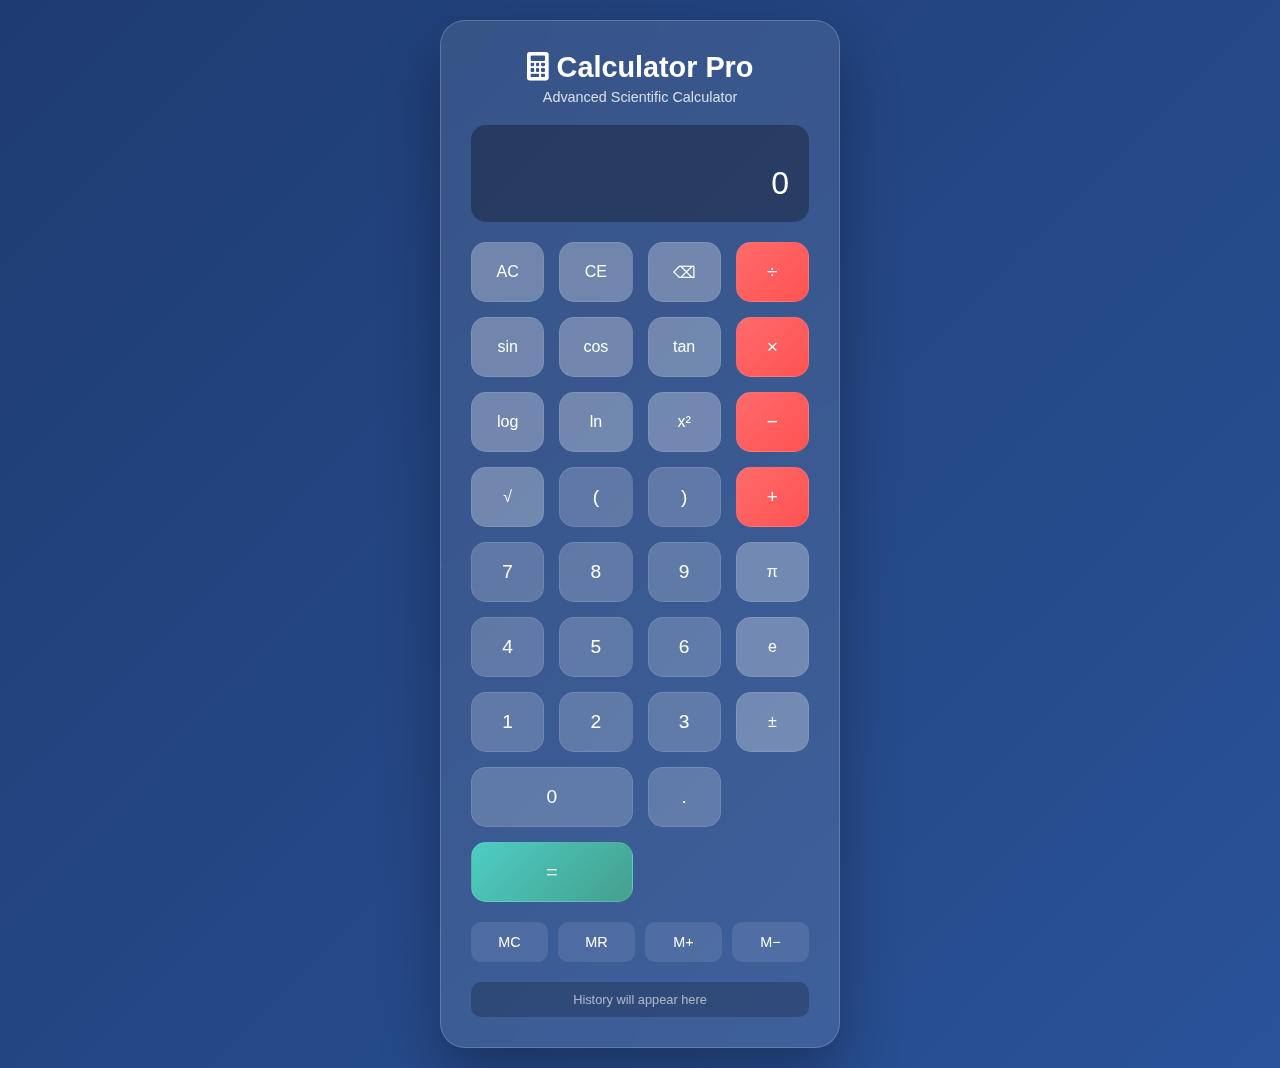
<file: todolist/calculator.html>
<!DOCTYPE html>
<html lang="id">
  <head>
    <meta charset="UTF-8" />
    <meta name="viewport" content="width=device-width, initial-scale=1.0" />
    <title>:: Calculator || Portfolio ::</title>
    <style>
      * {
        margin: 0;
        padding: 0;
        box-sizing: border-box;
      }

      body {
        font-family: "Segoe UI", Tahoma, Geneva, Verdana, sans-serif;
        background: linear-gradient(135deg, #1e3c72 0%, #2a5298 100%);
        min-height: 100vh;
        display: flex;
        justify-content: center;
        align-items: center;
        padding: 20px;
      }

      .calculator {
        background: rgba(255, 255, 255, 0.1);
        backdrop-filter: blur(20px);
        border-radius: 25px;
        padding: 30px;
        box-shadow: 0 30px 60px rgba(0, 0, 0, 0.3);
        border: 1px solid rgba(255, 255, 255, 0.2);
        width: 100%;
        max-width: 400px;
      }

      .header {
        text-align: center;
        margin-bottom: 20px;
      }

      .header h1 {
        color: white;
        font-size: 1.8rem;
        margin-bottom: 5px;
      }

      .header p {
        color: rgba(255, 255, 255, 0.8);
        font-size: 0.9rem;
      }

      .display {
        background: rgba(0, 0, 0, 0.3);
        border-radius: 15px;
        padding: 20px;
        margin-bottom: 20px;
        min-height: 80px;
        display: flex;
        flex-direction: column;
        justify-content: center;
      }

      .display-history {
        color: rgba(255, 255, 255, 0.6);
        font-size: 0.9rem;
        min-height: 20px;
        text-align: right;
      }

      .display-current {
        color: white;
        font-size: 2rem;
        font-weight: 300;
        text-align: right;
        word-wrap: break-word;
      }

      .buttons {
        display: grid;
        grid-template-columns: repeat(4, 1fr);
        gap: 15px;
      }

      .btn {
        height: 60px;
        border: none;
        border-radius: 15px;
        font-size: 1.2rem;
        font-weight: 500;
        cursor: pointer;
        transition: all 0.3s ease;
        backdrop-filter: blur(10px);
        border: 1px solid rgba(255, 255, 255, 0.1);
      }

      .btn:hover {
        transform: translateY(-2px);
        box-shadow: 0 10px 20px rgba(0, 0, 0, 0.2);
      }

      .btn:active {
        transform: translateY(0);
      }

      .btn-number {
        background: rgba(255, 255, 255, 0.1);
        color: white;
      }

      .btn-operator {
        background: linear-gradient(135deg, #ff6b6b, #ff5252);
        color: white;
      }

      .btn-function {
        background: rgba(255, 255, 255, 0.2);
        color: white;
        font-size: 1rem;
      }

      .btn-equals {
        background: linear-gradient(135deg, #4ecdc4, #44a08d);
        color: white;
        grid-column: span 2;
      }

      .btn-zero {
        grid-column: span 2;
      }

      .btn-clear {
        background: linear-gradient(135deg, #ffa726, #ff9800);
        color: white;
      }

      .memory-section {
        margin-top: 20px;
        display: flex;
        gap: 10px;
      }

      .memory-btn {
        flex: 1;
        height: 40px;
        background: rgba(255, 255, 255, 0.1);
        color: white;
        border: none;
        border-radius: 10px;
        font-size: 0.9rem;
        cursor: pointer;
        transition: all 0.3s ease;
      }

      .memory-btn:hover {
        background: rgba(255, 255, 255, 0.2);
      }

      .history-panel {
        margin-top: 20px;
        max-height: 150px;
        overflow-y: auto;
        background: rgba(0, 0, 0, 0.2);
        border-radius: 10px;
        padding: 10px;
      }

      .history-item {
        color: rgba(255, 255, 255, 0.8);
        font-size: 0.9rem;
        padding: 5px 0;
        border-bottom: 1px solid rgba(255, 255, 255, 0.1);
      }

      .history-item:last-child {
        border-bottom: none;
      }

      .mode-toggle {
        position: absolute;
        top: 20px;
        right: 20px;
        background: rgba(255, 255, 255, 0.1);
        color: white;
        border: none;
        border-radius: 10px;
        padding: 10px;
        cursor: pointer;
        transition: all 0.3s ease;
      }

      .mode-toggle:hover {
        background: rgba(255, 255, 255, 0.2);
      }
    </style>
    <link href="https://cdnjs.cloudflare.com/ajax/libs/font-awesome/6.0.0/css/all.min.css" rel="stylesheet" />
  </head>
  <body>
    <div class="calculator">
      <div class="header">
        <h1><i class="fas fa-calculator"></i> Calculator Pro</h1>
        <p>Advanced Scientific Calculator</p>
      </div>

      <div class="display">
        <div class="display-history" id="history"></div>
        <div class="display-current" id="display">0</div>
      </div>

      <div class="buttons">
        <button class="btn btn-function" onclick="clearAll()">AC</button>
        <button class="btn btn-function" onclick="clearEntry()">CE</button>
        <button class="btn btn-function" onclick="deleteLast()">⌫</button>
        <button class="btn btn-operator" onclick="appendOperator('/')">÷</button>

        <button class="btn btn-function" onclick="appendFunction('sin(')">sin</button>
        <button class="btn btn-function" onclick="appendFunction('cos(')">cos</button>
        <button class="btn btn-function" onclick="appendFunction('tan(')">tan</button>
        <button class="btn btn-operator" onclick="appendOperator('*')">×</button>

        <button class="btn btn-function" onclick="appendFunction('log(')">log</button>
        <button class="btn btn-function" onclick="appendFunction('ln(')">ln</button>
        <button class="btn btn-function" onclick="appendOperator('^')">x²</button>
        <button class="btn btn-operator" onclick="appendOperator('-')">−</button>

        <button class="btn btn-function" onclick="appendFunction('sqrt(')">√</button>
        <button class="btn btn-number" onclick="appendNumber('(')">(</button>
        <button class="btn btn-number" onclick="appendNumber(')')">)</button>
        <button class="btn btn-operator" onclick="appendOperator('+')">+</button>

        <button class="btn btn-number" onclick="appendNumber('7')">7</button>
        <button class="btn btn-number" onclick="appendNumber('8')">8</button>
        <button class="btn btn-number" onclick="appendNumber('9')">9</button>
        <button class="btn btn-function" onclick="appendNumber('π')">π</button>

        <button class="btn btn-number" onclick="appendNumber('4')">4</button>
        <button class="btn btn-number" onclick="appendNumber('5')">5</button>
        <button class="btn btn-number" onclick="appendNumber('6')">6</button>
        <button class="btn btn-function" onclick="appendNumber('e')">e</button>

        <button class="btn btn-number" onclick="appendNumber('1')">1</button>
        <button class="btn btn-number" onclick="appendNumber('2')">2</button>
        <button class="btn btn-number" onclick="appendNumber('3')">3</button>
        <button class="btn btn-function" onclick="toggleSign()">±</button>

        <button class="btn btn-number btn-zero" onclick="appendNumber('0')">0</button>
        <button class="btn btn-number" onclick="appendNumber('.')">.</button>
        <button class="btn btn-equals" onclick="calculate()">=</button>
      </div>

      <div class="memory-section">
        <button class="memory-btn" onclick="memoryClear()">MC</button>
        <button class="memory-btn" onclick="memoryRecall()">MR</button>
        <button class="memory-btn" onclick="memoryAdd()">M+</button>
        <button class="memory-btn" onclick="memorySubtract()">M−</button>
      </div>

      <div class="history-panel" id="historyPanel">
        <div style="color: rgba(255, 255, 255, 0.6); text-align: center; font-size: 0.8rem">History will appear here</div>
      </div>
    </div>

    <script>
      let currentInput = "0";
      let operator = "";
      let previousInput = "";
      let memory = 0;
      let history = [];

      const display = document.getElementById("display");
      const historyDisplay = document.getElementById("history");
      const historyPanel = document.getElementById("historyPanel");

      function updateDisplay() {
        display.textContent = currentInput;
        if (previousInput && operator) {
          historyDisplay.textContent = `${previousInput} ${operator}`;
        } else {
          historyDisplay.textContent = "";
        }
      }

      function appendNumber(num) {
        if (num === "π") {
          currentInput = Math.PI.toString();
        } else if (num === "e") {
          currentInput = Math.E.toString();
        } else if (currentInput === "0" && num !== ".") {
          currentInput = num;
        } else {
          currentInput += num;
        }
        updateDisplay();
      }

      function appendOperator(op) {
        if (previousInput && operator && currentInput !== "") {
          calculate();
        }

        operator = op;
        previousInput = currentInput;
        currentInput = "";
        updateDisplay();
      }

      function appendFunction(func) {
        if (currentInput === "0") {
          currentInput = func;
        } else {
          currentInput += func;
        }
        updateDisplay();
      }

      function calculate() {
        if (!operator || !previousInput || currentInput === "") return;

        const expression = `${previousInput} ${operator} ${currentInput}`;

        try {
          let result;
          const prev = parseFloat(previousInput);
          const curr = parseFloat(currentInput);

          switch (operator) {
            case "+":
              result = prev + curr;
              break;
            case "-":
              result = prev - curr;
              break;
            case "*":
              result = prev * curr;
              break;
            case "/":
              result = prev / curr;
              break;
            case "^":
              result = Math.pow(prev, curr);
              break;
            default:
              return;
          }

          // Handle scientific functions
          const fullExpression = previousInput + operator + currentInput;
          result = evaluateScientific(fullExpression);

          addToHistory(`${expression} = ${result}`);

          currentInput = result.toString();
          operator = "";
          previousInput = "";
        } catch (error) {
          currentInput = "Error";
        }

        updateDisplay();
      }

      function evaluateScientific(expression) {
        // Replace common functions
        expression = expression.replace(/sin\(/g, "Math.sin(");
        expression = expression.replace(/cos\(/g, "Math.cos(");
        expression = expression.replace(/tan\(/g, "Math.tan(");
        expression = expression.replace(/log\(/g, "Math.log10(");
        expression = expression.replace(/ln\(/g, "Math.log(");
        expression = expression.replace(/sqrt\(/g, "Math.sqrt(");
        expression = expression.replace(/π/g, "Math.PI");
        expression = expression.replace(/e/g, "Math.E");
        expression = expression.replace(/\^/g, "**");

        try {
          return eval(expression);
        } catch (error) {
          throw new Error("Invalid expression");
        }
      }

      function clearAll() {
        currentInput = "0";
        operator = "";
        previousInput = "";
        updateDisplay();
      }

      function clearEntry() {
        currentInput = "0";
        updateDisplay();
      }

      function deleteLast() {
        if (currentInput.length > 1) {
          currentInput = currentInput.slice(0, -1);
        } else {
          currentInput = "0";
        }
        updateDisplay();
      }

      function toggleSign() {
        if (currentInput !== "0") {
          currentInput = currentInput.startsWith("-") ? currentInput.substring(1) : "-" + currentInput;
        }
        updateDisplay();
      }

      function memoryClear() {
        memory = 0;
      }

      function memoryRecall() {
        currentInput = memory.toString();
        updateDisplay();
      }

      function memoryAdd() {
        memory += parseFloat(currentInput) || 0;
      }

      function memorySubtract() {
        memory -= parseFloat(currentInput) || 0;
      }

      function addToHistory(calculation) {
        history.unshift(calculation);
        if (history.length > 10) {
          history = history.slice(0, 10);
        }
        updateHistoryPanel();
      }

      function updateHistoryPanel() {
        if (history.length === 0) {
          historyPanel.innerHTML = '<div style="color: rgba(255,255,255,0.6); text-align: center; font-size: 0.8rem;">History will appear here</div>';
          return;
        }

        historyPanel.innerHTML = history.map((item) => `<div class="history-item">${item}</div>`).join("");
      }

      // Keyboard support
      document.addEventListener("keydown", (e) => {
        if (e.key >= "0" && e.key <= "9") {
          appendNumber(e.key);
        } else if (e.key === ".") {
          appendNumber(".");
        } else if (e.key === "+") {
          appendOperator("+");
        } else if (e.key === "-") {
          appendOperator("-");
        } else if (e.key === "*") {
          appendOperator("*");
        } else if (e.key === "/") {
          e.preventDefault();
          appendOperator("/");
        } else if (e.key === "Enter" || e.key === "=") {
          calculate();
        } else if (e.key === "Escape") {
          clearAll();
        } else if (e.key === "Backspace") {
          deleteLast();
        }
      });

      updateDisplay();
    </script>
  </body>
</html>
</file>
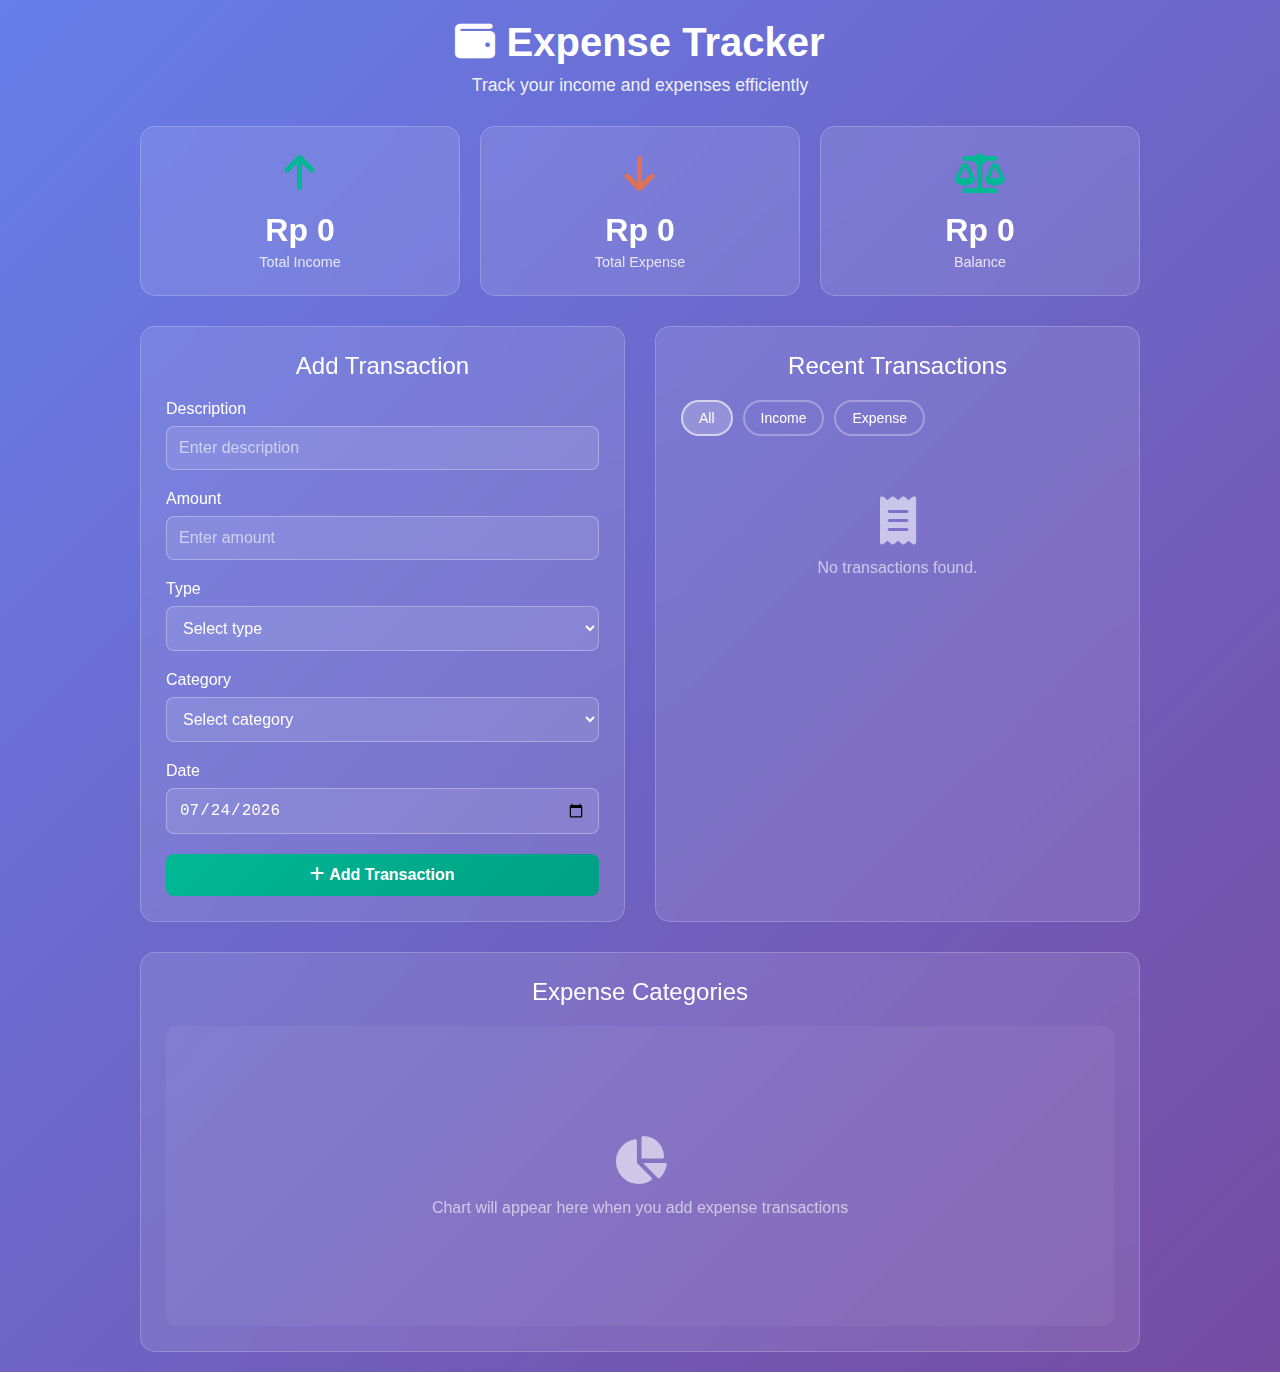
<file: todolist/expense.html>
<!DOCTYPE html>
<html lang="id">
  <head>
    <meta charset="UTF-8" />
    <meta name="viewport" content="width=device-width, initial-scale=1.0" />
    <title>:: Expense Tracker || Portfolio ::</title>
    <style>
      * {
        margin: 0;
        padding: 0;
        box-sizing: border-box;
      }

      body {
        font-family: "Segoe UI", Tahoma, Geneva, Verdana, sans-serif;
        background: linear-gradient(135deg, #667eea 0%, #764ba2 100%);
        min-height: 100vh;
        padding: 20px;
      }

      .container {
        max-width: 1000px;
        margin: 0 auto;
      }

      .header {
        text-align: center;
        margin-bottom: 30px;
        color: white;
      }

      .header h1 {
        font-size: 2.5rem;
        margin-bottom: 10px;
      }

      .header p {
        font-size: 1.1rem;
        opacity: 0.9;
      }

      .dashboard {
        display: grid;
        grid-template-columns: repeat(auto-fit, minmax(200px, 1fr));
        gap: 20px;
        margin-bottom: 30px;
      }

      .card {
        background: rgba(255, 255, 255, 0.1);
        backdrop-filter: blur(20px);
        border-radius: 15px;
        padding: 25px;
        text-align: center;
        color: white;
        border: 1px solid rgba(255, 255, 255, 0.2);
        transition: transform 0.3s ease;
      }

      .card:hover {
        transform: translateY(-5px);
      }

      .card-icon {
        font-size: 2.5rem;
        margin-bottom: 15px;
      }

      .card-value {
        font-size: 2rem;
        font-weight: bold;
        margin-bottom: 5px;
      }

      .card-label {
        font-size: 0.9rem;
        opacity: 0.8;
      }

      .income-card .card-icon {
        color: #00b894;
      }
      .expense-card .card-icon {
        color: #e17055;
      }
      .balance-card .card-icon {
        color: #fdcb6e;
      }

      .main-content {
        display: grid;
        grid-template-columns: 1fr 1fr;
        gap: 30px;
      }

      .form-section {
        background: rgba(255, 255, 255, 0.1);
        backdrop-filter: blur(20px);
        border-radius: 15px;
        padding: 25px;
        color: white;
        border: 1px solid rgba(255, 255, 255, 0.2);
      }

      .form-title {
        font-size: 1.5rem;
        margin-bottom: 20px;
        text-align: center;
      }

      .form-group {
        margin-bottom: 20px;
      }

      .form-label {
        display: block;
        margin-bottom: 8px;
        font-weight: 500;
      }

      .form-input {
        width: 100%;
        padding: 12px;
        border: 1px solid rgba(255, 255, 255, 0.3);
        border-radius: 8px;
        background: rgba(255, 255, 255, 0.1);
        color: white;
        font-size: 16px;
        outline: none;
        transition: border-color 0.3s;
      }

      .form-input:focus {
        border-color: rgba(255, 255, 255, 0.6);
      }

      .form-input::placeholder {
        color: rgba(255, 255, 255, 0.6);
      }

      .form-select {
        width: 100%;
        padding: 12px;
        border: 1px solid rgba(255, 255, 255, 0.3);
        border-radius: 8px;
        background: rgba(255, 255, 255, 0.1);
        color: white;
        font-size: 16px;
        outline: none;
      }

      .form-select option {
        background: #333;
        color: white;
      }

      .btn {
        width: 100%;
        padding: 12px;
        border: none;
        border-radius: 8px;
        font-size: 16px;
        font-weight: bold;
        cursor: pointer;
        transition: all 0.3s ease;
      }

      .btn-primary {
        background: linear-gradient(135deg, #00b894, #00a085);
        color: white;
      }

      .btn-primary:hover {
        transform: translateY(-2px);
        box-shadow: 0 10px 20px rgba(0, 184, 148, 0.3);
      }

      .transactions-section {
        background: rgba(255, 255, 255, 0.1);
        backdrop-filter: blur(20px);
        border-radius: 15px;
        padding: 25px;
        color: white;
        border: 1px solid rgba(255, 255, 255, 0.2);
      }

      .section-title {
        font-size: 1.5rem;
        margin-bottom: 20px;
        text-align: center;
      }

      .transaction-filters {
        display: flex;
        gap: 10px;
        margin-bottom: 20px;
      }

      .filter-btn {
        padding: 8px 16px;
        border: 2px solid rgba(255, 255, 255, 0.3);
        background: transparent;
        color: white;
        border-radius: 20px;
        cursor: pointer;
        transition: all 0.3s;
        font-size: 14px;
      }

      .filter-btn.active {
        background: rgba(255, 255, 255, 0.2);
        border-color: rgba(255, 255, 255, 0.6);
      }

      .transactions-list {
        max-height: 400px;
        overflow-y: auto;
      }

      .transaction-item {
        display: flex;
        justify-content: space-between;
        align-items: center;
        padding: 15px;
        background: rgba(255, 255, 255, 0.1);
        border-radius: 10px;
        margin-bottom: 10px;
        animation: slideIn 0.3s ease-out;
      }

      @keyframes slideIn {
        from {
          opacity: 0;
          transform: translateX(-20px);
        }
        to {
          opacity: 1;
          transform: translateX(0);
        }
      }

      .transaction-info {
        flex: 1;
      }

      .transaction-title {
        font-weight: bold;
        margin-bottom: 5px;
      }

      .transaction-category {
        font-size: 0.9rem;
        opacity: 0.8;
      }

      .transaction-date {
        font-size: 0.8rem;
        opacity: 0.6;
      }

      .transaction-amount {
        font-weight: bold;
        font-size: 1.1rem;
      }

      .transaction-amount.income {
        color: #00b894;
      }

      .transaction-amount.expense {
        color: #e17055;
      }

      .delete-btn {
        background: #e17055;
        color: white;
        border: none;
        border-radius: 5px;
        padding: 5px 8px;
        cursor: pointer;
        margin-left: 10px;
        transition: background 0.3s;
      }

      .delete-btn:hover {
        background: #d63031;
      }

      .chart-section {
        grid-column: span 2;
        background: rgba(255, 255, 255, 0.1);
        backdrop-filter: blur(20px);
        border-radius: 15px;
        padding: 25px;
        color: white;
        border: 1px solid rgba(255, 255, 255, 0.2);
        margin-top: 30px;
      }

      .chart-container {
        height: 300px;
        display: flex;
        justify-content: center;
        align-items: center;
        background: rgba(255, 255, 255, 0.05);
        border-radius: 10px;
        margin-top: 20px;
      }

      .empty-state {
        text-align: center;
        padding: 40px;
        opacity: 0.6;
      }

      .empty-state i {
        font-size: 3rem;
        margin-bottom: 15px;
      }

      @media (max-width: 768px) {
        .main-content {
          grid-template-columns: 1fr;
        }

        .chart-section {
          grid-column: span 1;
        }

        .transaction-filters {
          flex-wrap: wrap;
        }

        .dashboard {
          grid-template-columns: 1fr;
        }
      }
    </style>
    <link href="https://cdnjs.cloudflare.com/ajax/libs/font-awesome/6.0.0/css/all.min.css" rel="stylesheet" />
  </head>
  <body>
    <div class="container">
      <div class="header">
        <h1><i class="fas fa-wallet"></i> Expense Tracker</h1>
        <p>Track your income and expenses efficiently</p>
      </div>

      <div class="dashboard">
        <div class="card income-card">
          <div class="card-icon">
            <i class="fas fa-arrow-up"></i>
          </div>
          <div class="card-value" id="totalIncome">Rp 0</div>
          <div class="card-label">Total Income</div>
        </div>

        <div class="card expense-card">
          <div class="card-icon">
            <i class="fas fa-arrow-down"></i>
          </div>
          <div class="card-value" id="totalExpense">Rp 0</div>
          <div class="card-label">Total Expense</div>
        </div>

        <div class="card balance-card">
          <div class="card-icon">
            <i class="fas fa-balance-scale"></i>
          </div>
          <div class="card-value" id="totalBalance">Rp 0</div>
          <div class="card-label">Balance</div>
        </div>
      </div>

      <div class="main-content">
        <div class="form-section">
          <div class="form-title">Add Transaction</div>
          <form id="transactionForm">
            <div class="form-group">
              <label class="form-label">Description</label>
              <input type="text" class="form-input" id="description" placeholder="Enter description" required />
            </div>

            <div class="form-group">
              <label class="form-label">Amount</label>
              <input type="number" class="form-input" id="amount" placeholder="Enter amount" required />
            </div>

            <div class="form-group">
              <label class="form-label">Type</label>
              <select class="form-select" id="type" required>
                <option value="">Select type</option>
                <option value="income">Income</option>
                <option value="expense">Expense</option>
              </select>
            </div>

            <div class="form-group">
              <label class="form-label">Category</label>
              <select class="form-select" id="category" required>
                <option value="">Select category</option>
                <option value="salary">Salary</option>
                <option value="freelance">Freelance</option>
                <option value="business">Business</option>
                <option value="investment">Investment</option>
                <option value="food">Food</option>
                <option value="transport">Transport</option>
                <option value="entertainment">Entertainment</option>
                <option value="utilities">Utilities</option>
                <option value="healthcare">Healthcare</option>
                <option value="education">Education</option>
                <option value="shopping">Shopping</option>
                <option value="other">Other</option>
              </select>
            </div>

            <div class="form-group">
              <label class="form-label">Date</label>
              <input type="date" class="form-input" id="date" required />
            </div>

            <button type="submit" class="btn btn-primary"><i class="fas fa-plus"></i> Add Transaction</button>
          </form>
        </div>

        <div class="transactions-section">
          <div class="section-title">Recent Transactions</div>

          <div class="transaction-filters">
            <button class="filter-btn active" data-filter="all">All</button>
            <button class="filter-btn" data-filter="income">Income</button>
            <button class="filter-btn" data-filter="expense">Expense</button>
          </div>

          <div class="transactions-list" id="transactionsList">
            <div class="empty-state">
              <i class="fas fa-receipt"></i>
              <p>No transactions yet. Add your first transaction!</p>
            </div>
          </div>
        </div>
      </div>

      <div class="chart-section">
        <div class="section-title">Expense Categories</div>
        <div class="chart-container" id="chartContainer">
          <div class="empty-state">
            <i class="fas fa-chart-pie"></i>
            <p>Chart will appear here when you add transactions</p>
          </div>
        </div>
      </div>
    </div>

    <script>
      class ExpenseTracker {
        constructor() {
          this.transactions = [];
          this.currentFilter = "all";
          this.initializeEventListeners();
          this.setDefaultDate();
          this.loadData();
          this.updateDisplay();
        }

        initializeEventListeners() {
          document.getElementById("transactionForm").addEventListener("submit", (e) => {
            e.preventDefault();
            this.addTransaction();
          });

          document.querySelectorAll(".filter-btn").forEach((btn) => {
            btn.addEventListener("click", (e) => {
              this.setFilter(e.target.dataset.filter);
            });
          });
        }

        setDefaultDate() {
          document.getElementById("date").value = new Date().toISOString().split("T")[0];
        }

        addTransaction() {
          const description = document.getElementById("description").value;
          const amount = parseFloat(document.getElementById("amount").value);
          const type = document.getElementById("type").value;
          const category = document.getElementById("category").value;
          const date = document.getElementById("date").value;

          if (!description || !amount || !type || !category || !date) {
            alert("Please fill all fields!");
            return;
          }

          const transaction = {
            id: Date.now(),
            description,
            amount,
            type,
            category,
            date: new Date(date),
          };

          this.transactions.unshift(transaction);
          this.saveData();
          this.updateDisplay();
          this.resetForm();
        }

        deleteTransaction(id) {
          if (confirm("Are you sure you want to delete this transaction?")) {
            this.transactions = this.transactions.filter((t) => t.id !== id);
            this.saveData();
            this.updateDisplay();
          }
        }

        setFilter(filter) {
          this.currentFilter = filter;
          document.querySelectorAll(".filter-btn").forEach((btn) => {
            btn.classList.remove("active");
          });
          document.querySelector(`[data-filter="${filter}"]`).classList.add("active");
          this.renderTransactions();
        }

        formatCurrency(amount) {
          return `Rp ${amount.toLocaleString("id-ID")}`;
        }

        formatDate(date) {
          return new Date(date).toLocaleDateString("id-ID");
        }

        calculateTotals() {
          const income = this.transactions.filter((t) => t.type === "income").reduce((sum, t) => sum + t.amount, 0);

          const expense = this.transactions.filter((t) => t.type === "expense").reduce((sum, t) => sum + t.amount, 0);

          return {
            income,
            expense,
            balance: income - expense,
          };
        }

        updateDashboard() {
          const totals = this.calculateTotals();

          document.getElementById("totalIncome").textContent = this.formatCurrency(totals.income);
          document.getElementById("totalExpense").textContent = this.formatCurrency(totals.expense);
          document.getElementById("totalBalance").textContent = this.formatCurrency(totals.balance);

          // Update balance card color based on positive/negative
          const balanceCard = document.querySelector(".balance-card .card-icon");
          if (totals.balance >= 0) {
            balanceCard.style.color = "#00b894";
          } else {
            balanceCard.style.color = "#e17055";
          }
        }

        renderTransactions() {
          const container = document.getElementById("transactionsList");
          let filteredTransactions = this.transactions;

          if (this.currentFilter !== "all") {
            filteredTransactions = this.transactions.filter((t) => t.type === this.currentFilter);
          }

          if (filteredTransactions.length === 0) {
            container.innerHTML = `
                        <div class="empty-state">
                            <i class="fas fa-receipt"></i>
                            <p>No ${this.currentFilter === "all" ? "" : this.currentFilter} transactions found.</p>
                        </div>
                    `;
            return;
          }

          container.innerHTML = filteredTransactions
            .map(
              (transaction) => `
                    <div class="transaction-item">
                        <div class="transaction-info">
                            <div class="transaction-title">${transaction.description}</div>
                            <div class="transaction-category">${transaction.category}</div>
                            <div class="transaction-date">${this.formatDate(transaction.date)}</div>
                        </div>
                        <div style="display: flex; align-items: center;">
                            <div class="transaction-amount ${transaction.type}">
                                ${transaction.type === "income" ? "+" : "-"}${this.formatCurrency(transaction.amount)}
                            </div>
                            <button class="delete-btn" onclick="tracker.deleteTransaction(${transaction.id})">
                                <i class="fas fa-trash"></i>
                            </button>
                        </div>
                    </div>
                `
            )
            .join("");
        }

        updateChart() {
          const expenseTransactions = this.transactions.filter((t) => t.type === "expense");

          if (expenseTransactions.length === 0) {
            document.getElementById("chartContainer").innerHTML = `
                        <div class="empty-state">
                            <i class="fas fa-chart-pie"></i>
                            <p>Chart will appear here when you add expense transactions</p>
                        </div>
                    `;
            return;
          }

          const categoryTotals = {};
          expenseTransactions.forEach((t) => {
            categoryTotals[t.category] = (categoryTotals[t.category] || 0) + t.amount;
          });

          const total = Object.values(categoryTotals).reduce((sum, amount) => sum + amount, 0);

          const chartHTML = Object.entries(categoryTotals)
            .sort(([, a], [, b]) => b - a)
            .map(([category, amount]) => {
              const percentage = ((amount / total) * 100).toFixed(1);
              return `
                            <div style="display: flex; justify-content: space-between; margin: 10px 0; padding: 10px; background: rgba(255,255,255,0.1); border-radius: 8px;">
                                <span style="text-transform: capitalize;">${category}</span>
                                <span>${this.formatCurrency(amount)} (${percentage}%)</span>
                            </div>
                        `;
            })
            .join("");

          document.getElementById("chartContainer").innerHTML = `
                    <div style="width: 100%; max-height: 250px; overflow-y: auto;">
                        ${chartHTML}
                    </div>
                `;
        }

        updateDisplay() {
          this.updateDashboard();
          this.renderTransactions();
          this.updateChart();
        }

        resetForm() {
          document.getElementById("transactionForm").reset();
          this.setDefaultDate();
        }

        saveData() {
          // In a real application, this would save to a database
          // For demo purposes, we'll use a simple variable
          console.log("Data saved:", this.transactions);
        }

        loadData() {
          // In a real application, this would load from a database
          // For demo purposes, we'll start with empty data
          this.transactions = [];
        }
      }

      // Initialize the expense tracker
      const tracker = new ExpenseTracker();
    </script>
  </body>
</html>
</file>
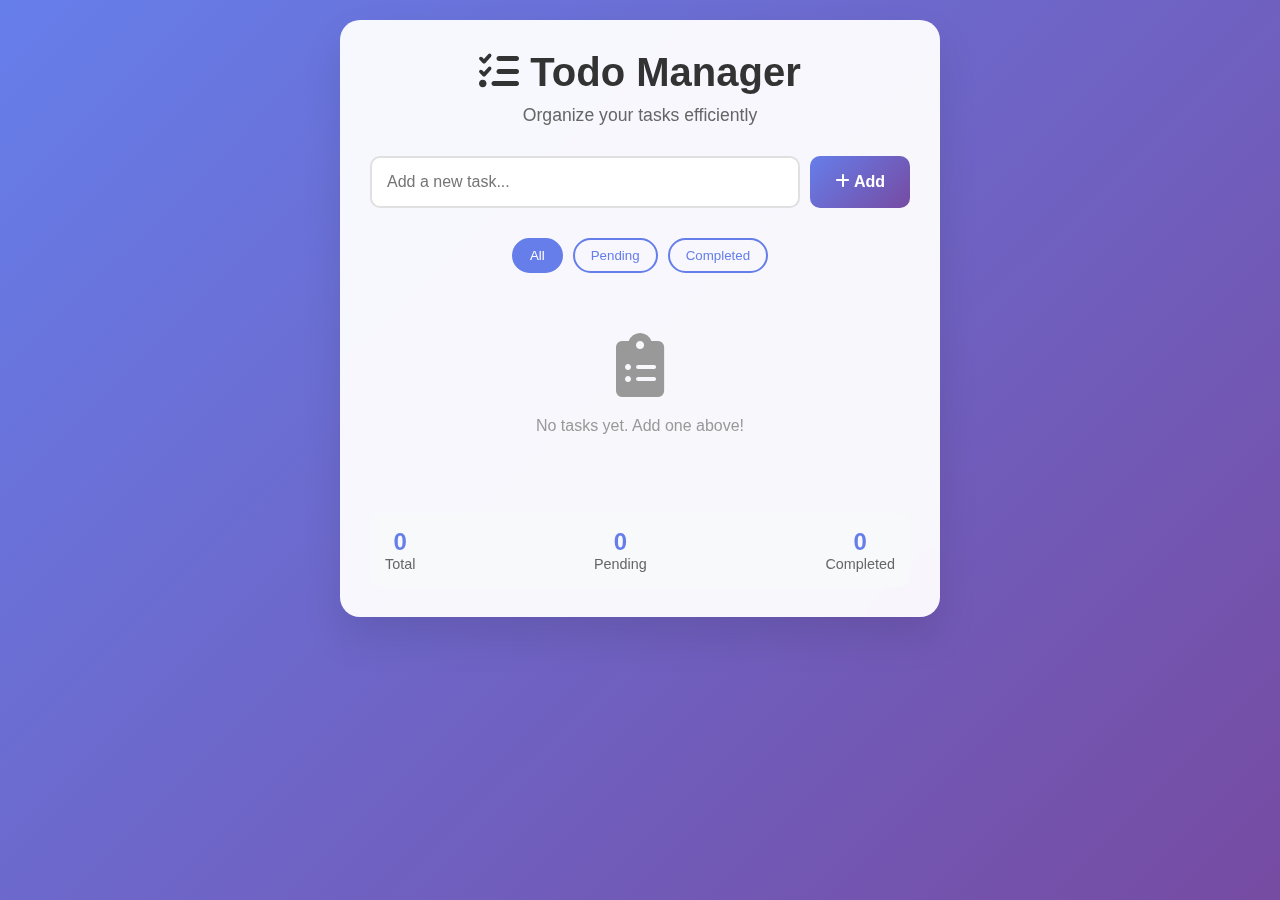
<file: todolist/manager.html>
<!DOCTYPE html>
<html lang="id">
  <head>
    <meta charset="UTF-8" />
    <meta name="viewport" content="width=device-width, initial-scale=1.0" />
    <title>:: Todo List Manager || Portfolio ::</title>
    <style>
      * {
        margin: 0;
        padding: 0;
        box-sizing: border-box;
      }

      body {
        font-family: "Segoe UI", Tahoma, Geneva, Verdana, sans-serif;
        background: linear-gradient(135deg, #667eea 0%, #764ba2 100%);
        min-height: 100vh;
        padding: 20px;
      }

      .container {
        max-width: 600px;
        margin: 0 auto;
        background: rgba(255, 255, 255, 0.95);
        border-radius: 20px;
        padding: 30px;
        box-shadow: 0 20px 40px rgba(0, 0, 0, 0.1);
        backdrop-filter: blur(10px);
      }

      .header {
        text-align: center;
        margin-bottom: 30px;
      }

      .header h1 {
        color: #333;
        font-size: 2.5rem;
        margin-bottom: 10px;
      }

      .header p {
        color: #666;
        font-size: 1.1rem;
      }

      .input-section {
        display: flex;
        gap: 10px;
        margin-bottom: 30px;
      }

      .task-input {
        flex: 1;
        padding: 15px;
        border: 2px solid #e0e0e0;
        border-radius: 10px;
        font-size: 16px;
        outline: none;
        transition: border-color 0.3s;
      }

      .task-input:focus {
        border-color: #667eea;
      }

      .add-btn {
        padding: 15px 25px;
        background: linear-gradient(135deg, #667eea, #764ba2);
        color: white;
        border: none;
        border-radius: 10px;
        cursor: pointer;
        font-size: 16px;
        font-weight: bold;
        transition: transform 0.3s;
      }

      .add-btn:hover {
        transform: translateY(-2px);
      }

      .filters {
        display: flex;
        justify-content: center;
        gap: 10px;
        margin-bottom: 20px;
      }

      .filter-btn {
        padding: 8px 16px;
        border: 2px solid #667eea;
        background: transparent;
        color: #667eea;
        border-radius: 20px;
        cursor: pointer;
        transition: all 0.3s;
      }

      .filter-btn.active {
        background: #667eea;
        color: white;
      }

      .todo-list {
        min-height: 200px;
      }

      .todo-item {
        display: flex;
        align-items: center;
        gap: 15px;
        padding: 15px;
        background: white;
        border-radius: 10px;
        margin-bottom: 10px;
        box-shadow: 0 5px 15px rgba(0, 0, 0, 0.08);
        animation: slideIn 0.3s ease-out;
      }

      @keyframes slideIn {
        from {
          opacity: 0;
          transform: translateX(-20px);
        }
        to {
          opacity: 1;
          transform: translateX(0);
        }
      }

      .todo-item.completed {
        opacity: 0.7;
        text-decoration: line-through;
      }

      .todo-checkbox {
        width: 20px;
        height: 20px;
        accent-color: #667eea;
      }

      .todo-text {
        flex: 1;
        font-size: 16px;
        color: #333;
      }

      .todo-date {
        font-size: 12px;
        color: #999;
      }

      .delete-btn {
        background: #ff4757;
        color: white;
        border: none;
        border-radius: 5px;
        padding: 5px 10px;
        cursor: pointer;
        transition: background 0.3s;
      }

      .delete-btn:hover {
        background: #ff3742;
      }

      .stats {
        display: flex;
        justify-content: space-between;
        margin-top: 20px;
        padding: 15px;
        background: #f8f9fa;
        border-radius: 10px;
      }

      .stat-item {
        text-align: center;
      }

      .stat-value {
        font-size: 1.5rem;
        font-weight: bold;
        color: #667eea;
      }

      .stat-label {
        font-size: 0.9rem;
        color: #666;
      }

      .empty-state {
        text-align: center;
        padding: 40px;
        color: #999;
      }

      .empty-state i {
        font-size: 4rem;
        margin-bottom: 20px;
      }
    </style>
    <link href="https://cdnjs.cloudflare.com/ajax/libs/font-awesome/6.0.0/css/all.min.css" rel="stylesheet" />
  </head>
  <body>
    <div class="container">
      <div class="header">
        <h1><i class="fas fa-tasks"></i> Todo Manager</h1>
        <p>Organize your tasks efficiently</p>
      </div>

      <div class="input-section">
        <input type="text" class="task-input" id="taskInput" placeholder="Add a new task..." maxlength="100" />
        <button class="add-btn" onclick="addTask()"><i class="fas fa-plus"></i> Add</button>
      </div>

      <div class="filters">
        <button class="filter-btn active" data-filter="all">All</button>
        <button class="filter-btn" data-filter="pending">Pending</button>
        <button class="filter-btn" data-filter="completed">Completed</button>
      </div>

      <div class="todo-list" id="todoList">
        <div class="empty-state">
          <i class="fas fa-clipboard-list"></i>
          <p>No tasks yet. Add one above!</p>
        </div>
      </div>

      <div class="stats">
        <div class="stat-item">
          <div class="stat-value" id="totalTasks">0</div>
          <div class="stat-label">Total</div>
        </div>
        <div class="stat-item">
          <div class="stat-value" id="pendingTasks">0</div>
          <div class="stat-label">Pending</div>
        </div>
        <div class="stat-item">
          <div class="stat-value" id="completedTasks">0</div>
          <div class="stat-label">Completed</div>
        </div>
      </div>
    </div>

    <script>
      let tasks = [];
      let currentFilter = "all";

      function addTask() {
        const input = document.getElementById("taskInput");
        const taskText = input.value.trim();

        if (taskText === "") return;

        const task = {
          id: Date.now(),
          text: taskText,
          completed: false,
          createdAt: new Date().toLocaleDateString("id-ID"),
        };

        tasks.unshift(task);
        input.value = "";
        renderTasks();
        updateStats();
      }

      function toggleTask(id) {
        tasks = tasks.map((task) => (task.id === id ? { ...task, completed: !task.completed } : task));
        renderTasks();
        updateStats();
      }

      function deleteTask(id) {
        tasks = tasks.filter((task) => task.id !== id);
        renderTasks();
        updateStats();
      }

      function renderTasks() {
        const todoList = document.getElementById("todoList");
        const filteredTasks = filterTasks();

        if (filteredTasks.length === 0) {
          todoList.innerHTML = `
                    <div class="empty-state">
                        <i class="fas fa-clipboard-list"></i>
                        <p>${currentFilter === "all" ? "No tasks yet. Add one above!" : `No ${currentFilter} tasks found.`}</p>
                    </div>
                `;
          return;
        }

        todoList.innerHTML = filteredTasks
          .map(
            (task) => `
                <div class="todo-item ${task.completed ? "completed" : ""}">
                    <input type="checkbox" class="todo-checkbox" 
                           ${task.completed ? "checked" : ""} 
                           onchange="toggleTask(${task.id})">
                    <span class="todo-text">${task.text}</span>
                    <span class="todo-date">${task.createdAt}</span>
                    <button class="delete-btn" onclick="deleteTask(${task.id})">
                        <i class="fas fa-trash"></i>
                    </button>
                </div>
            `
          )
          .join("");
      }

      function filterTasks() {
        switch (currentFilter) {
          case "pending":
            return tasks.filter((task) => !task.completed);
          case "completed":
            return tasks.filter((task) => task.completed);
          default:
            return tasks;
        }
      }

      function updateStats() {
        const total = tasks.length;
        const completed = tasks.filter((task) => task.completed).length;
        const pending = total - completed;

        document.getElementById("totalTasks").textContent = total;
        document.getElementById("pendingTasks").textContent = pending;
        document.getElementById("completedTasks").textContent = completed;
      }

      // Filter buttons
      document.querySelectorAll(".filter-btn").forEach((btn) => {
        btn.addEventListener("click", () => {
          document.querySelectorAll(".filter-btn").forEach((b) => b.classList.remove("active"));
          btn.classList.add("active");
          currentFilter = btn.dataset.filter;
          renderTasks();
        });
      });

      // Enter key support
      document.getElementById("taskInput").addEventListener("keypress", (e) => {
        if (e.key === "Enter") {
          addTask();
        }
      });

      // Initial render
      renderTasks();
      updateStats();
    </script>
  </body>
</html>
</file>
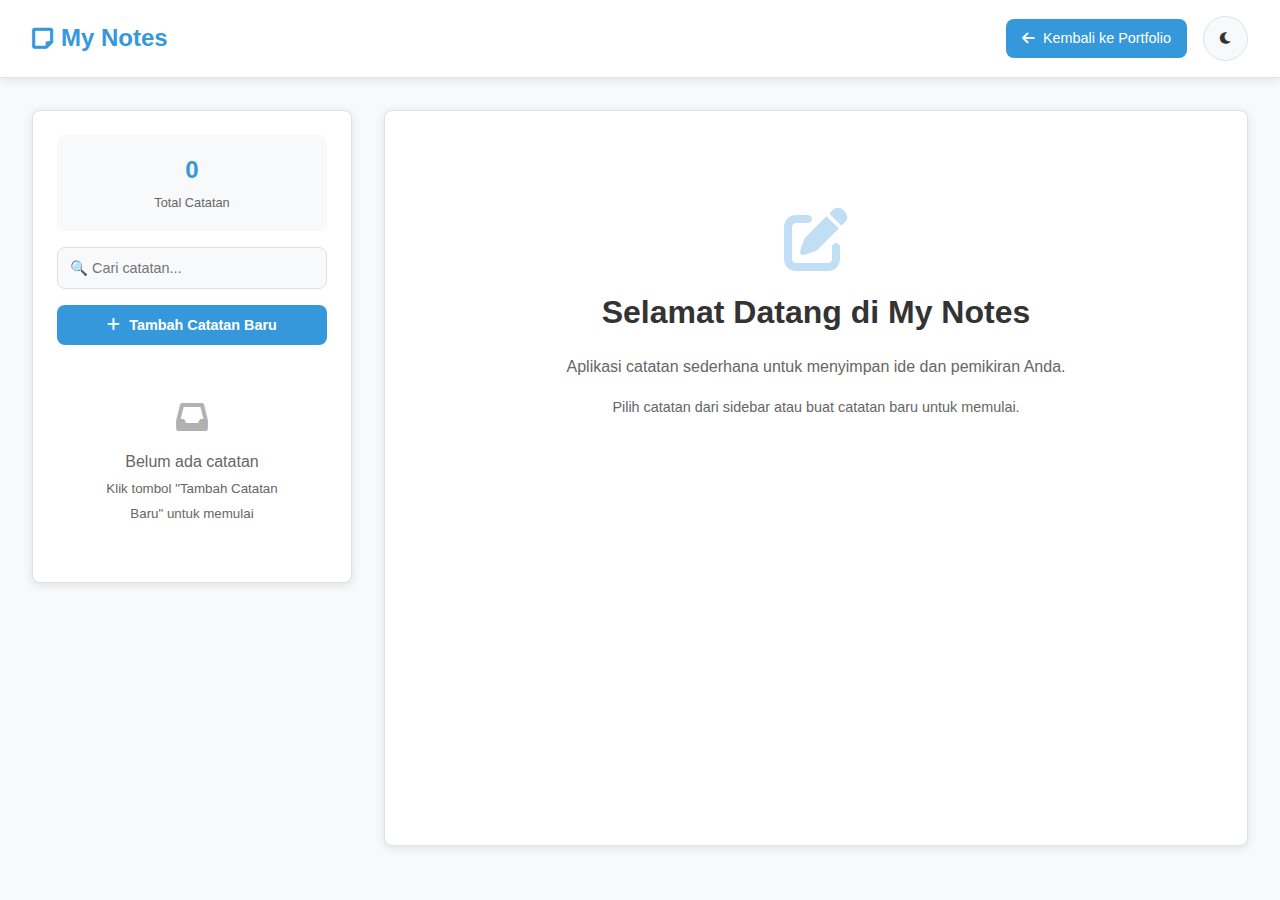
<file: todolist/notes.html>
<!DOCTYPE html>
<html lang="id">
  <head>
    <meta charset="UTF-8" />
    <meta name="viewport" content="width=device-width, initial-scale=1.0" />
    <title>:: Notes || Muh. Asrul Mulis ::</title>
    <link href="https://cdnjs.cloudflare.com/ajax/libs/font-awesome/6.0.0/css/all.min.css" rel="stylesheet" />
    <style>
      * {
        margin: 0;
        padding: 0;
        box-sizing: border-box;
      }

      :root {
        --primary-color: #3498db;
        --secondary-color: #2c3e50;
        --accent-color: #e74c3c;
        --text-color: #333;
        --text-light: #666;
        --bg-color: #f8f9fa;
        --white: #ffffff;
        --border-color: #dee2e6;
        --shadow: 0 2px 10px rgba(0, 0, 0, 0.1);
        --radius: 8px;
        --transition: all 0.3s ease;
      }

      [data-theme="dark"] {
        --primary-color: #3498db;
        --secondary-color: #34495e;
        --accent-color: #e74c3c;
        --text-color: #ecf0f1;
        --text-light: #bdc3c7;
        --bg-color: #2c3e50;
        --white: #34495e;
        --border-color: #4a5568;
        --shadow: 0 2px 10px rgba(0, 0, 0, 0.3);
      }

      body {
        font-family: "Segoe UI", Tahoma, Geneva, Verdana, sans-serif;
        background: var(--bg-color);
        color: var(--text-color);
        line-height: 1.6;
        transition: var(--transition);
      }

      .header {
        background: var(--white);
        border-bottom: 1px solid var(--border-color);
        padding: 1rem 2rem;
        display: flex;
        justify-content: space-between;
        align-items: center;
        position: sticky;
        top: 0;
        z-index: 100;
        box-shadow: var(--shadow);
      }

      .logo {
        display: flex;
        align-items: center;
        gap: 0.5rem;
        font-size: 1.5rem;
        font-weight: 700;
        color: var(--primary-color);
      }

      .header-actions {
        display: flex;
        align-items: center;
        gap: 1rem;
      }

      .back-btn {
        background: var(--primary-color);
        color: white;
        border: none;
        border-radius: var(--radius);
        padding: 0.5rem 1rem;
        cursor: pointer;
        font-size: 0.9rem;
        transition: var(--transition);
        text-decoration: none;
        display: flex;
        align-items: center;
        gap: 0.5rem;
      }

      .back-btn:hover {
        background: #2980b9;
        transform: translateY(-2px);
      }

      .theme-btn {
        background: var(--bg-color);
        border: 1px solid var(--border-color);
        border-radius: 50%;
        width: 45px;
        height: 45px;
        cursor: pointer;
        display: flex;
        align-items: center;
        justify-content: center;
        transition: var(--transition);
        color: var(--text-color);
      }

      .theme-btn:hover {
        background: var(--primary-color);
        color: white;
        transform: scale(1.1);
      }

      .container {
        display: grid;
        grid-template-columns: 320px 1fr;
        gap: 2rem;
        padding: 2rem;
        max-width: 1400px;
        margin: 0 auto;
        min-height: calc(100vh - 100px);
      }

      .sidebar {
        background: var(--white);
        border-radius: var(--radius);
        padding: 1.5rem;
        height: fit-content;
        box-shadow: var(--shadow);
        border: 1px solid var(--border-color);
      }

      .search-box {
        width: 100%;
        padding: 0.75rem;
        border: 1px solid var(--border-color);
        border-radius: var(--radius);
        margin-bottom: 1rem;
        background: var(--bg-color);
        color: var(--text-color);
        font-size: 0.9rem;
        transition: var(--transition);
      }

      .search-box:focus {
        outline: none;
        border-color: var(--primary-color);
        box-shadow: 0 0 0 3px rgba(52, 152, 219, 0.1);
      }

      .add-btn {
        width: 100%;
        background: var(--primary-color);
        color: white;
        border: none;
        border-radius: var(--radius);
        padding: 0.75rem;
        cursor: pointer;
        margin-bottom: 1.5rem;
        font-weight: 600;
        font-size: 0.9rem;
        transition: var(--transition);
        display: flex;
        align-items: center;
        justify-content: center;
        gap: 0.5rem;
      }

      .add-btn:hover {
        background: #2980b9;
        transform: translateY(-2px);
      }

      .note-item {
        background: var(--bg-color);
        border: 1px solid var(--border-color);
        border-radius: var(--radius);
        padding: 1rem;
        margin-bottom: 0.75rem;
        cursor: pointer;
        transition: var(--transition);
        position: relative;
        overflow: hidden;
      }

      .note-item:hover {
        border-color: var(--primary-color);
        transform: translateX(5px);
        box-shadow: var(--shadow);
      }

      .note-item.active {
        border-color: var(--primary-color);
        background: rgba(52, 152, 219, 0.1);
        transform: translateX(5px);
      }

      .note-title {
        font-weight: 600;
        margin-bottom: 0.5rem;
        color: var(--text-color);
        font-size: 1rem;
      }

      .note-preview {
        font-size: 0.85rem;
        color: var(--text-light);
        margin-bottom: 0.5rem;
        line-height: 1.4;
      }

      .note-date {
        font-size: 0.75rem;
        color: var(--text-light);
        display: flex;
        align-items: center;
        gap: 0.25rem;
      }

      .main-content {
        background: var(--white);
        border-radius: var(--radius);
        padding: 2rem;
        box-shadow: var(--shadow);
        border: 1px solid var(--border-color);
      }

      .welcome {
        text-align: center;
        color: var(--text-light);
        padding: 4rem 2rem;
      }

      .welcome i {
        font-size: 4rem;
        margin-bottom: 1rem;
        opacity: 0.3;
        color: var(--primary-color);
      }

      .welcome h2 {
        font-size: 2rem;
        margin-bottom: 1rem;
        color: var(--text-color);
      }

      .editor {
        display: none;
      }

      .editor.active {
        display: block;
      }

      .editor-header {
        display: flex;
        gap: 1rem;
        margin-bottom: 2rem;
        padding-bottom: 1rem;
        border-bottom: 1px solid var(--border-color);
        flex-wrap: wrap;
      }

      .btn {
        padding: 0.6rem 1.2rem;
        border: none;
        border-radius: var(--radius);
        cursor: pointer;
        font-size: 0.9rem;
        font-weight: 500;
        transition: var(--transition);
        display: flex;
        align-items: center;
        gap: 0.5rem;
      }

      .btn-primary {
        background: var(--primary-color);
        color: white;
      }

      .btn-primary:hover {
        background: #2980b9;
        transform: translateY(-2px);
      }

      .btn-secondary {
        background: var(--bg-color);
        border: 1px solid var(--border-color);
        color: var(--text-color);
      }

      .btn-secondary:hover {
        background: var(--border-color);
      }

      .btn-danger {
        background: var(--accent-color);
        color: white;
      }

      .btn-danger:hover {
        background: #c0392b;
        transform: translateY(-2px);
      }

      .title-input {
        width: 100%;
        font-size: 1.8rem;
        font-weight: 600;
        border: none;
        background: transparent;
        padding: 0.75rem 0;
        margin-bottom: 1rem;
        border-bottom: 2px solid var(--border-color);
        color: var(--text-color);
        transition: var(--transition);
      }

      .title-input:focus {
        outline: none;
        border-bottom-color: var(--primary-color);
      }

      .content-input {
        width: 100%;
        min-height: 400px;
        border: none;
        background: transparent;
        resize: vertical;
        font-family: inherit;
        line-height: 1.6;
        font-size: 1rem;
        color: var(--text-color);
        padding: 1rem 0;
      }

      .content-input:focus {
        outline: none;
      }

      .toast {
        position: fixed;
        top: 120px;
        right: 2rem;
        background: var(--primary-color);
        color: white;
        padding: 1rem 1.5rem;
        border-radius: var(--radius);
        transform: translateX(400px);
        transition: transform 0.3s ease;
        z-index: 1000;
        box-shadow: var(--shadow);
        font-weight: 500;
      }

      .toast.show {
        transform: translateX(0);
      }

      .delete-btn {
        position: absolute;
        top: 0.5rem;
        right: 0.5rem;
        background: var(--accent-color);
        color: white;
        border: none;
        border-radius: 50%;
        width: 28px;
        height: 28px;
        cursor: pointer;
        opacity: 0;
        transition: var(--transition);
        display: flex;
        align-items: center;
        justify-content: center;
      }

      .delete-btn:hover {
        background: #c0392b;
        transform: scale(1.1);
      }

      .note-item:hover .delete-btn {
        opacity: 1;
      }

      .stats {
        margin-bottom: 1rem;
        padding: 1rem;
        background: var(--bg-color);
        border-radius: var(--radius);
        text-align: center;
      }

      .stats span {
        display: block;
        font-size: 1.5rem;
        font-weight: 700;
        color: var(--primary-color);
      }

      .stats small {
        color: var(--text-light);
        font-size: 0.8rem;
      }

      @media (max-width: 768px) {
        .container {
          grid-template-columns: 1fr;
          padding: 1rem;
          gap: 1rem;
        }

        .header {
          padding: 1rem;
        }

        .header-actions {
          gap: 0.5rem;
        }

        .back-btn {
          padding: 0.4rem 0.8rem;
          font-size: 0.8rem;
        }

        .editor-header {
          flex-direction: column;
          gap: 0.5rem;
        }

        .btn {
          justify-content: center;
        }

        .title-input {
          font-size: 1.4rem;
        }
      }
    </style>
  </head>
  <body>
    <div class="header">
      <div class="logo">
        <i class="fas fa-sticky-note"></i>
        My Notes
      </div>
      <div class="header-actions">
        <a href="../index.html" class="back-btn">
          <i class="fas fa-arrow-left"></i>
          Kembali ke Portfolio
        </a>
        <button class="theme-btn" onclick="toggleTheme()">
          <i class="fas fa-moon" id="themeIcon"></i>
        </button>
      </div>
    </div>

    <div class="container">
      <div class="sidebar">
        <div class="stats">
          <span id="notesCount">0</span>
          <small>Total Catatan</small>
        </div>

        <input type="text" class="search-box" placeholder="🔍 Cari catatan..." oninput="searchNotes(this.value)" />

        <button class="add-btn" onclick="createNote()">
          <i class="fas fa-plus"></i>
          Tambah Catatan Baru
        </button>

        <div id="notesList"></div>
      </div>

      <div class="main-content">
        <div class="welcome" id="welcomeScreen">
          <i class="fas fa-edit"></i>
          <h2>Selamat Datang di My Notes</h2>
          <p>Aplikasi catatan sederhana untuk menyimpan ide dan pemikiran Anda.</p>
          <p style="margin-top: 1rem; font-size: 0.9rem">Pilih catatan dari sidebar atau buat catatan baru untuk memulai.</p>
        </div>

        <div class="editor" id="editor">
          <div class="editor-header">
            <button class="btn btn-primary" onclick="saveNote()"><i class="fas fa-save"></i> Simpan Catatan</button>
            <button class="btn btn-secondary" onclick="cancelEdit()"><i class="fas fa-times"></i> Batal</button>
            <button class="btn btn-danger" id="deleteBtn" onclick="deleteCurrentNote()" style="display: none"><i class="fas fa-trash"></i> Hapus Catatan</button>
          </div>

          <input type="text" class="title-input" id="titleInput" placeholder="Masukkan judul catatan..." />

          <textarea
            class="content-input"
            id="contentInput"
            placeholder="Tulis catatan Anda di sini...

Tips: 
• Gunakan enter untuk membuat paragraf baru
• Catatan akan otomatis tersimpan di browser Anda
• Anda dapat mencari catatan menggunakan kotak pencarian"
          ></textarea>
        </div>
      </div>
    </div>

    <div class="toast" id="toast">
      <span id="toastMsg">Pesan</span>
    </div>

    <script>
      let notes = JSON.parse(localStorage.getItem("notes")) || [];
      let currentNoteId = null;
      let isEditing = false;

      function saveNotes() {
        localStorage.setItem("notes", JSON.stringify(notes));
        updateNotesCount();
      }

      function updateNotesCount() {
        document.getElementById("notesCount").textContent = notes.length;
      }

      function generateId() {
        return Date.now().toString(36) + Math.random().toString(36).substr(2);
      }

      function createNote() {
        currentNoteId = generateId();
        isEditing = true;
        showEditor();
        document.getElementById("titleInput").value = "";
        document.getElementById("contentInput").value = "";
        document.getElementById("deleteBtn").style.display = "none";
        document.getElementById("titleInput").focus();
      }

      function saveNote() {
        const title = document.getElementById("titleInput").value.trim();
        const content = document.getElementById("contentInput").value.trim();

        if (!title && !content) {
          showToast("❌ Catatan tidak boleh kosong!");
          return;
        }

        const noteIndex = notes.findIndex((note) => note.id === currentNoteId);
        const now = new Date().toISOString();

        if (noteIndex >= 0) {
          notes[noteIndex] = {
            ...notes[noteIndex],
            title: title || "Catatan Tanpa Judul",
            content: content,
            updatedAt: now,
          };
        } else {
          notes.unshift({
            id: currentNoteId,
            title: title || "Catatan Tanpa Judul",
            content: content,
            createdAt: now,
            updatedAt: now,
          });
        }

        saveNotes();
        renderNotes();
        showToast("✅ Catatan berhasil disimpan!");
      }

      function editNote(id) {
        const note = notes.find((n) => n.id === id);
        if (!note) return;

        currentNoteId = id;
        isEditing = true;
        showEditor();
        document.getElementById("titleInput").value = note.title;
        document.getElementById("contentInput").value = note.content;
        document.getElementById("deleteBtn").style.display = "block";

        // Update active state
        renderNotes();
      }

      function deleteNote(id, event) {
        event.stopPropagation();
        if (confirm("⚠️ Yakin ingin menghapus catatan ini?")) {
          notes = notes.filter((note) => note.id !== id);
          saveNotes();
          renderNotes();
          if (currentNoteId === id) {
            showWelcome();
          }
          showToast("🗑️ Catatan berhasil dihapus!");
        }
      }

      function deleteCurrentNote() {
        if (currentNoteId && confirm("⚠️ Yakin ingin menghapus catatan ini?")) {
          notes = notes.filter((note) => note.id !== currentNoteId);
          saveNotes();
          renderNotes();
          showWelcome();
          showToast("🗑️ Catatan berhasil dihapus!");
        }
      }

      function cancelEdit() {
        showWelcome();
      }

      function searchNotes(query) {
        const filtered = notes.filter((note) => note.title.toLowerCase().includes(query.toLowerCase()) || note.content.toLowerCase().includes(query.toLowerCase()));
        renderNotes(filtered);
      }

      function formatDate(dateString) {
        const date = new Date(dateString);
        const now = new Date();
        const diffTime = Math.abs(now - date);
        const diffDays = Math.ceil(diffTime / (1000 * 60 * 60 * 24));

        if (diffDays === 1) return "Hari ini";
        if (diffDays === 2) return "Kemarin";
        if (diffDays <= 7) return `${diffDays - 1} hari lalu`;

        return date.toLocaleDateString("id-ID", {
          day: "numeric",
          month: "short",
          year: "numeric",
        });
      }

      function renderNotes(notesToRender = notes) {
        const notesList = document.getElementById("notesList");

        if (notesToRender.length === 0) {
          notesList.innerHTML = `
            <div style="text-align:center;color:var(--text-light);padding:2rem;">
              <i class="fas fa-inbox" style="font-size:2rem;margin-bottom:1rem;opacity:0.5;"></i>
              <p>Belum ada catatan</p>
              <small>Klik tombol "Tambah Catatan Baru" untuk memulai</small>
            </div>
          `;
          return;
        }

        notesList.innerHTML = notesToRender
          .map((note) => {
            const date = formatDate(note.createdAt);
            const preview = note.content.slice(0, 80) + (note.content.length > 80 ? "..." : "");
            const isActive = note.id === currentNoteId ? "active" : "";

            return `
              <div class="note-item ${isActive}" onclick="editNote('${note.id}')" style="position:relative;">
                <button class="delete-btn" onclick="deleteNote('${note.id}', event)" title="Hapus catatan">
                  <i class="fas fa-trash"></i>
                </button>
                <div class="note-title">${note.title}</div>
                <div class="note-preview">${preview}</div>
                <div class="note-date">
                  <i class="fas fa-calendar-alt"></i>
                  ${date}
                </div>
              </div>
            `;
          })
          .join("");
      }

      function showEditor() {
        document.getElementById("welcomeScreen").style.display = "none";
        document.getElementById("editor").classList.add("active");
      }

      function showWelcome() {
        document.getElementById("welcomeScreen").style.display = "block";
        document.getElementById("editor").classList.remove("active");
        currentNoteId = null;
        isEditing = false;
        renderNotes(); // Reset active state
      }

      function showToast(message) {
        const toast = document.getElementById("toast");
        const toastMsg = document.getElementById("toastMsg");
        toastMsg.textContent = message;
        toast.classList.add("show");
        setTimeout(() => toast.classList.remove("show"), 3000);
      }

      function toggleTheme() {
        const current = document.documentElement.getAttribute("data-theme");
        const newTheme = current === "dark" ? "light" : "dark";
        document.documentElement.setAttribute("data-theme", newTheme);
        document.getElementById("themeIcon").className = newTheme === "dark" ? "fas fa-sun" : "fas fa-moon";
        localStorage.setItem("theme", newTheme);
      }

      // Auto-save functionality
      let autoSaveTimeout;
      function setupAutoSave() {
        const titleInput = document.getElementById("titleInput");
        const contentInput = document.getElementById("contentInput");

        [titleInput, contentInput].forEach((input) => {
          input.addEventListener("input", () => {
            if (isEditing) {
              clearTimeout(autoSaveTimeout);
              autoSaveTimeout = setTimeout(() => {
                const title = titleInput.value.trim();
                const content = contentInput.value.trim();
                if (title || content) {
                  saveNote();
                }
              }, 2000); // Auto-save after 2 seconds of inactivity
            }
          });
        });
      }

      // Initialize
      document.addEventListener("DOMContentLoaded", () => {
        const savedTheme = localStorage.getItem("theme") || "light";
        document.documentElement.setAttribute("data-theme", savedTheme);
        document.getElementById("themeIcon").className = savedTheme === "dark" ? "fas fa-sun" : "fas fa-moon";

        renderNotes();
        updateNotesCount();
        setupAutoSave();

        // Welcome message for first-time users
        if (notes.length === 0) {
          setTimeout(() => {
            showToast("👋 Selamat datang! Mulai dengan membuat catatan pertama Anda.");
          }, 1000);
        }
      });

      // Keyboard shortcuts
      document.addEventListener("keydown", (e) => {
        // Ctrl+N for new note
        if (e.ctrlKey && e.key === "n") {
          e.preventDefault();
          createNote();
        }

        // Ctrl+S for save
        if (e.ctrlKey && e.key === "s" && isEditing) {
          e.preventDefault();
          saveNote();
        }

        // Escape to cancel editing
        if (e.key === "Escape" && isEditing) {
          cancelEdit();
        }
      });
    </script>
  </body>
</html>
</file>
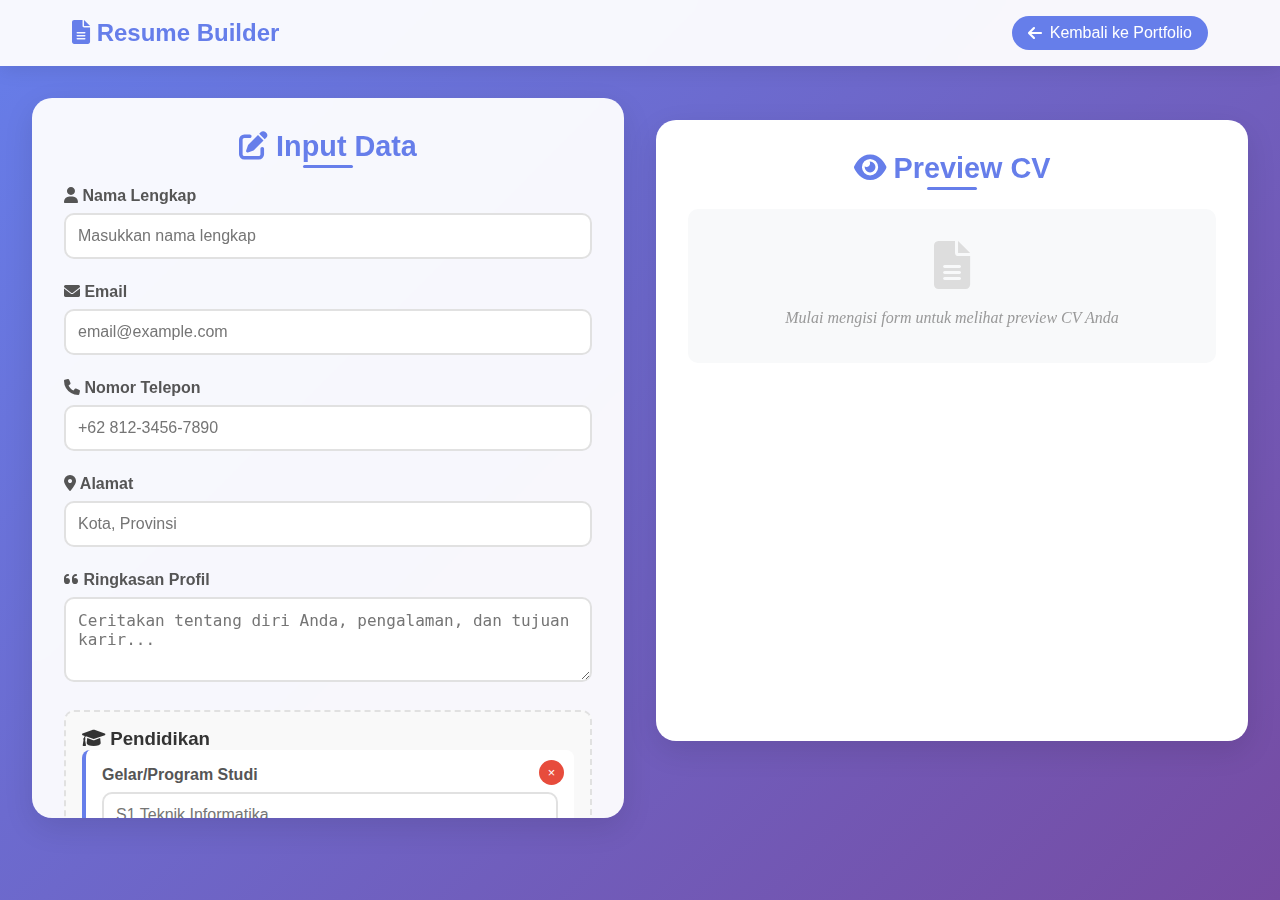
<file: todolist/resumeBuilder.html>
<!DOCTYPE html>
<html lang="id">
  <head>
    <meta charset="UTF-8" />
    <meta name="viewport" content="width=device-width, initial-scale=1.0" />
    <title>:: Resume Builder || Muh. Asrul Mulis ::</title>
    <link href="https://cdnjs.cloudflare.com/ajax/libs/font-awesome/6.0.0/css/all.min.css" rel="stylesheet" />
    <style>
      * {
        margin: 0;
        padding: 0;
        box-sizing: border-box;
      }

      body {
        font-family: "Arial", sans-serif;
        background: linear-gradient(135deg, #667eea 0%, #764ba2 100%);
        min-height: 100vh;
        color: #333;
      }

      .header {
        background: rgba(255, 255, 255, 0.95);
        backdrop-filter: blur(10px);
        padding: 1rem 0;
        box-shadow: 0 2px 20px rgba(0, 0, 0, 0.1);
        position: sticky;
        top: 0;
        z-index: 100;
      }

      .header-content {
        max-width: 1200px;
        margin: 0 auto;
        display: flex;
        justify-content: space-between;
        align-items: center;
        padding: 0 2rem;
      }

      .logo {
        font-size: 1.5rem;
        font-weight: bold;
        color: #667eea;
      }

      .back-btn {
        background: #667eea;
        color: white;
        padding: 0.5rem 1rem;
        border: none;
        border-radius: 25px;
        text-decoration: none;
        transition: all 0.3s ease;
        display: flex;
        align-items: center;
        gap: 0.5rem;
      }

      .back-btn:hover {
        background: #5a6fd8;
        transform: translateY(-2px);
        box-shadow: 0 5px 15px rgba(102, 126, 234, 0.4);
      }

      .container {
        max-width: 1400px;
        margin: 2rem auto;
        padding: 0 2rem;
        display: grid;
        grid-template-columns: 1fr 1fr;
        gap: 2rem;
        min-height: calc(100vh - 100px);
      }

      .form-section {
        background: rgba(255, 255, 255, 0.95);
        backdrop-filter: blur(10px);
        border-radius: 20px;
        padding: 2rem;
        box-shadow: 0 10px 30px rgba(0, 0, 0, 0.1);
        height: fit-content;
        max-height: 80vh;
        overflow-y: auto;
      }

      .form-section::-webkit-scrollbar {
        width: 8px;
      }

      .form-section::-webkit-scrollbar-track {
        background: #f1f1f1;
        border-radius: 10px;
      }

      .form-section::-webkit-scrollbar-thumb {
        background: #667eea;
        border-radius: 10px;
      }

      .preview-section {
        background: white;
        border-radius: 20px;
        padding: 2rem;
        box-shadow: 0 10px 30px rgba(0, 0, 0, 0.1);
        position: sticky;
        top: 120px;
        height: fit-content;
        max-height: 80vh;
        overflow-y: auto;
      }

      .section-title {
        font-size: 1.8rem;
        color: #667eea;
        margin-bottom: 1.5rem;
        text-align: center;
        position: relative;
      }

      .section-title::after {
        content: "";
        position: absolute;
        bottom: -5px;
        left: 50%;
        transform: translateX(-50%);
        width: 50px;
        height: 3px;
        background: #667eea;
        border-radius: 2px;
      }

      .form-group {
        margin-bottom: 1.5rem;
      }

      .form-group label {
        display: block;
        margin-bottom: 0.5rem;
        font-weight: 600;
        color: #555;
      }

      .form-group input,
      .form-group textarea,
      .form-group select {
        width: 100%;
        padding: 0.75rem;
        border: 2px solid #e1e1e1;
        border-radius: 10px;
        font-size: 1rem;
        transition: all 0.3s ease;
        background: white;
      }

      .form-group input:focus,
      .form-group textarea:focus,
      .form-group select:focus {
        outline: none;
        border-color: #667eea;
        box-shadow: 0 0 0 3px rgba(102, 126, 234, 0.1);
      }

      .form-group textarea {
        resize: vertical;
        min-height: 80px;
      }

      .dynamic-section {
        border: 2px dashed #e1e1e1;
        border-radius: 10px;
        padding: 1rem;
        margin-bottom: 1rem;
        background: #f9f9f9;
      }

      .dynamic-item {
        background: white;
        border-radius: 8px;
        padding: 1rem;
        margin-bottom: 1rem;
        border-left: 4px solid #667eea;
        position: relative;
      }

      .remove-btn {
        position: absolute;
        top: 10px;
        right: 10px;
        background: #e74c3c;
        color: white;
        border: none;
        border-radius: 50%;
        width: 25px;
        height: 25px;
        cursor: pointer;
        font-size: 0.8rem;
        transition: all 0.3s ease;
      }

      .remove-btn:hover {
        background: #c0392b;
        transform: scale(1.1);
      }

      .add-btn {
        background: #27ae60;
        color: white;
        border: none;
        padding: 0.75rem 1.5rem;
        border-radius: 25px;
        cursor: pointer;
        font-size: 1rem;
        transition: all 0.3s ease;
        display: flex;
        align-items: center;
        gap: 0.5rem;
        margin: 1rem auto;
      }

      .add-btn:hover {
        background: #229954;
        transform: translateY(-2px);
        box-shadow: 0 5px 15px rgba(39, 174, 96, 0.3);
      }

      .btn-group {
        display: flex;
        gap: 1rem;
        margin-top: 2rem;
        flex-wrap: wrap;
      }

      .btn {
        padding: 0.75rem 2rem;
        border: none;
        border-radius: 25px;
        font-size: 1rem;
        cursor: pointer;
        transition: all 0.3s ease;
        flex: 1;
        min-width: 120px;
      }

      .btn-primary {
        background: #667eea;
        color: white;
      }

      .btn-primary:hover {
        background: #5a6fd8;
        transform: translateY(-2px);
        box-shadow: 0 5px 15px rgba(102, 126, 234, 0.4);
      }

      .btn-secondary {
        background: #95a5a6;
        color: white;
      }

      .btn-secondary:hover {
        background: #7f8c8d;
        transform: translateY(-2px);
        box-shadow: 0 5px 15px rgba(149, 165, 166, 0.4);
      }

      .btn-success {
        background: #27ae60;
        color: white;
      }

      .btn-success:hover {
        background: #229954;
        transform: translateY(-2px);
        box-shadow: 0 5px 15px rgba(39, 174, 96, 0.4);
      }

      /* Resume Preview Styles */
      .resume-preview {
        background: white;
        min-height: 500px;
        font-family: "Times New Roman", serif;
        line-height: 1.6;
        color: #333;
      }

      .resume-header {
        text-align: center;
        padding-bottom: 1rem;
        border-bottom: 2px solid #667eea;
        margin-bottom: 1.5rem;
      }

      .resume-name {
        font-size: 2rem;
        font-weight: bold;
        color: #667eea;
        margin-bottom: 0.5rem;
      }

      .resume-contact {
        display: flex;
        justify-content: center;
        gap: 1rem;
        flex-wrap: wrap;
        font-size: 0.9rem;
        color: #666;
      }

      .resume-section {
        margin-bottom: 1.5rem;
      }

      .resume-section-title {
        font-size: 1.2rem;
        font-weight: bold;
        color: #667eea;
        border-bottom: 1px solid #e1e1e1;
        padding-bottom: 0.3rem;
        margin-bottom: 1rem;
      }

      .resume-item {
        margin-bottom: 1rem;
        padding-left: 1rem;
      }

      .resume-item-title {
        font-weight: bold;
        color: #333;
      }

      .resume-item-subtitle {
        font-style: italic;
        color: #666;
        font-size: 0.9rem;
      }

      .resume-item-date {
        font-size: 0.8rem;
        color: #999;
      }

      .resume-item-description {
        margin-top: 0.3rem;
        font-size: 0.9rem;
      }

      .skills-grid {
        display: grid;
        grid-template-columns: repeat(auto-fit, minmax(150px, 1fr));
        gap: 0.5rem;
        margin-top: 0.5rem;
      }

      .skill-item {
        background: #f8f9fa;
        padding: 0.3rem 0.8rem;
        border-radius: 15px;
        text-align: center;
        font-size: 0.9rem;
        border: 1px solid #e1e1e1;
      }

      .empty-state {
        text-align: center;
        color: #999;
        font-style: italic;
        padding: 2rem;
        background: #f8f9fa;
        border-radius: 10px;
      }

      @media (max-width: 768px) {
        .container {
          grid-template-columns: 1fr;
          gap: 1rem;
        }

        .preview-section {
          position: static;
          max-height: none;
        }

        .header-content {
          padding: 0 1rem;
        }

        .btn-group {
          flex-direction: column;
        }

        .btn {
          flex: none;
        }
      }

      @media print {
        body {
          background: white;
        }

        .header,
        .form-section {
          display: none !important;
        }

        .container {
          display: block;
          max-width: none;
          margin: 0;
          padding: 0;
        }

        .preview-section {
          box-shadow: none;
          border-radius: 0;
          position: static;
          max-height: none;
        }
      }
    </style>
  </head>
  <body>
    <div class="header">
      <div class="header-content">
        <div class="logo"><i class="fas fa-file-alt"></i> Resume Builder</div>
        <a href="../index.html" class="back-btn">
          <i class="fas fa-arrow-left"></i>
          Kembali ke Portfolio
        </a>
      </div>
    </div>

    <div class="container">
      <div class="form-section">
        <h2 class="section-title"><i class="fas fa-edit"></i> Input Data</h2>

        <!-- Personal Information -->
        <div class="form-group">
          <label for="fullName"> <i class="fas fa-user"></i> Nama Lengkap </label>
          <input type="text" id="fullName" placeholder="Masukkan nama lengkap" />
        </div>

        <div class="form-group">
          <label for="email"> <i class="fas fa-envelope"></i> Email </label>
          <input type="email" id="email" placeholder="email@example.com" />
        </div>

        <div class="form-group">
          <label for="phone"> <i class="fas fa-phone"></i> Nomor Telepon </label>
          <input type="tel" id="phone" placeholder="+62 812-3456-7890" />
        </div>

        <div class="form-group">
          <label for="address"> <i class="fas fa-map-marker-alt"></i> Alamat </label>
          <input type="text" id="address" placeholder="Kota, Provinsi" />
        </div>

        <div class="form-group">
          <label for="summary"> <i class="fas fa-quote-left"></i> Ringkasan Profil </label>
          <textarea id="summary" placeholder="Ceritakan tentang diri Anda, pengalaman, dan tujuan karir..." rows="3"></textarea>
        </div>

        <!-- Education Section -->
        <div class="dynamic-section">
          <h3><i class="fas fa-graduation-cap"></i> Pendidikan</h3>
          <div id="educationList"></div>
          <button type="button" class="add-btn" onclick="addEducation()"><i class="fas fa-plus"></i> Tambah Pendidikan</button>
        </div>

        <!-- Experience Section -->
        <div class="dynamic-section">
          <h3><i class="fas fa-briefcase"></i> Pengalaman Kerja</h3>
          <div id="experienceList"></div>
          <button type="button" class="add-btn" onclick="addExperience()"><i class="fas fa-plus"></i> Tambah Pengalaman</button>
        </div>

        <!-- Skills Section -->
        <div class="dynamic-section">
          <h3><i class="fas fa-cogs"></i> Keahlian</h3>
          <div id="skillsList"></div>
          <button type="button" class="add-btn" onclick="addSkill()"><i class="fas fa-plus"></i> Tambah Keahlian</button>
        </div>

        <div class="btn-group">
          <button type="button" class="btn btn-secondary" onclick="clearForm()"><i class="fas fa-trash"></i> Reset</button>
          <button type="button" class="btn btn-success" onclick="printResume()"><i class="fas fa-print"></i> Cetak PDF</button>
        </div>
      </div>

      <div class="preview-section">
        <h2 class="section-title"><i class="fas fa-eye"></i> Preview CV</h2>
        <div class="resume-preview" id="resumePreview">
          <div class="empty-state">
            <i class="fas fa-file-alt" style="font-size: 3rem; margin-bottom: 1rem; color: #ddd"></i>
            <p>Mulai mengisi form untuk melihat preview CV Anda</p>
          </div>
        </div>
      </div>
    </div>

    <script>
      let educationCount = 0;
      let experienceCount = 0;
      let skillCount = 0;

      // Real-time preview update
      function updatePreview() {
        const fullName = document.getElementById("fullName").value;
        const email = document.getElementById("email").value;
        const phone = document.getElementById("phone").value;
        const address = document.getElementById("address").value;
        const summary = document.getElementById("summary").value;

        let html = "";

        if (fullName || email || phone || address || summary) {
          // Header
          html += `
                    <div class="resume-header">
                        <div class="resume-name">${fullName || "Nama Lengkap"}</div>
                        <div class="resume-contact">
                            ${email ? `<span><i class="fas fa-envelope"></i> ${email}</span>` : ""}
                            ${phone ? `<span><i class="fas fa-phone"></i> ${phone}</span>` : ""}
                            ${address ? `<span><i class="fas fa-map-marker-alt"></i> ${address}</span>` : ""}
                        </div>
                    </div>
                `;

          // Summary
          if (summary) {
            html += `
                        <div class="resume-section">
                            <div class="resume-section-title">RINGKASAN PROFIL</div>
                            <div class="resume-item-description">${summary}</div>
                        </div>
                    `;
          }

          // Education
          const educations = getEducationData();
          if (educations.length > 0) {
            html += `<div class="resume-section">
                        <div class="resume-section-title">PENDIDIKAN</div>`;
            educations.forEach((edu) => {
              html += `
                            <div class="resume-item">
                                <div class="resume-item-title">${edu.degree}</div>
                                <div class="resume-item-subtitle">${edu.institution}</div>
                                <div class="resume-item-date">${edu.year}</div>
                                ${edu.description ? `<div class="resume-item-description">${edu.description}</div>` : ""}
                            </div>
                        `;
            });
            html += `</div>`;
          }

          // Experience
          const experiences = getExperienceData();
          if (experiences.length > 0) {
            html += `<div class="resume-section">
                        <div class="resume-section-title">PENGALAMAN KERJA</div>`;
            experiences.forEach((exp) => {
              html += `
                            <div class="resume-item">
                                <div class="resume-item-title">${exp.position}</div>
                                <div class="resume-item-subtitle">${exp.company}</div>
                                <div class="resume-item-date">${exp.period}</div>
                                ${exp.description ? `<div class="resume-item-description">${exp.description}</div>` : ""}
                            </div>
                        `;
            });
            html += `</div>`;
          }

          // Skills
          const skills = getSkillsData();
          if (skills.length > 0) {
            html += `<div class="resume-section">
                        <div class="resume-section-title">KEAHLIAN</div>
                        <div class="skills-grid">`;
            skills.forEach((skill) => {
              html += `<div class="skill-item">${skill}</div>`;
            });
            html += `</div></div>`;
          }
        } else {
          html = `
                    <div class="empty-state">
                        <i class="fas fa-file-alt" style="font-size: 3rem; margin-bottom: 1rem; color: #ddd;"></i>
                        <p>Mulai mengisi form untuk melihat preview CV Anda</p>
                    </div>
                `;
        }

        document.getElementById("resumePreview").innerHTML = html;
      }

      // Education functions
      function addEducation() {
        educationCount++;
        const html = `
                <div class="dynamic-item" id="education-${educationCount}">
                    <button type="button" class="remove-btn" onclick="removeEducation(${educationCount})">×</button>
                    <div class="form-group">
                        <label>Gelar/Program Studi</label>
                        <input type="text" id="degree-${educationCount}" placeholder="S1 Teknik Informatika" oninput="updatePreview()">
                    </div>
                    <div class="form-group">
                        <label>Institusi</label>
                        <input type="text" id="institution-${educationCount}" placeholder="Universitas XYZ" oninput="updatePreview()">
                    </div>
                    <div class="form-group">
                        <label>Tahun</label>
                        <input type="text" id="year-${educationCount}" placeholder="2020-2024" oninput="updatePreview()">
                    </div>
                    <div class="form-group">
                        <label>Deskripsi (Opsional)</label>
                        <textarea id="edu-desc-${educationCount}" placeholder="IPK, prestasi, atau keterangan lainnya" oninput="updatePreview()"></textarea>
                    </div>
                </div>
            `;
        document.getElementById("educationList").insertAdjacentHTML("beforeend", html);
      }

      function removeEducation(id) {
        document.getElementById(`education-${id}`).remove();
        updatePreview();
      }

      function getEducationData() {
        const educations = [];
        for (let i = 1; i <= educationCount; i++) {
          const degree = document.getElementById(`degree-${i}`);
          const institution = document.getElementById(`institution-${i}`);
          const year = document.getElementById(`year-${i}`);
          const description = document.getElementById(`edu-desc-${i}`);

          if (degree && degree.value) {
            educations.push({
              degree: degree.value,
              institution: institution ? institution.value : "",
              year: year ? year.value : "",
              description: description ? description.value : "",
            });
          }
        }
        return educations;
      }

      // Experience functions
      function addExperience() {
        experienceCount++;
        const html = `
                <div class="dynamic-item" id="experience-${experienceCount}">
                    <button type="button" class="remove-btn" onclick="removeExperience(${experienceCount})">×</button>
                    <div class="form-group">
                        <label>Posisi</label>
                        <input type="text" id="position-${experienceCount}" placeholder="Frontend Developer" oninput="updatePreview()">
                    </div>
                    <div class="form-group">
                        <label>Perusahaan</label>
                        <input type="text" id="company-${experienceCount}" placeholder="PT. Tech Innovasi" oninput="updatePreview()">
                    </div>
                    <div class="form-group">
                        <label>Periode</label>
                        <input type="text" id="period-${experienceCount}" placeholder="Jan 2023 - Sekarang" oninput="updatePreview()">
                    </div>
                    <div class="form-group">
                        <label>Deskripsi Pekerjaan</label>
                        <textarea id="job-desc-${experienceCount}" placeholder="Jelaskan tanggung jawab dan pencapaian Anda..." oninput="updatePreview()"></textarea>
                    </div>
                </div>
            `;
        document.getElementById("experienceList").insertAdjacentHTML("beforeend", html);
      }

      function removeExperience(id) {
        document.getElementById(`experience-${id}`).remove();
        updatePreview();
      }

      function getExperienceData() {
        const experiences = [];
        for (let i = 1; i <= experienceCount; i++) {
          const position = document.getElementById(`position-${i}`);
          const company = document.getElementById(`company-${i}`);
          const period = document.getElementById(`period-${i}`);
          const description = document.getElementById(`job-desc-${i}`);

          if (position && position.value) {
            experiences.push({
              position: position.value,
              company: company ? company.value : "",
              period: period ? period.value : "",
              description: description ? description.value : "",
            });
          }
        }
        return experiences;
      }

      // Skills functions
      function addSkill() {
        skillCount++;
        const html = `
                <div class="dynamic-item" id="skill-${skillCount}">
                    <button type="button" class="remove-btn" onclick="removeSkill(${skillCount})">×</button>
                    <div class="form-group">
                        <label>Nama Keahlian</label>
                        <input type="text" id="skill-name-${skillCount}" placeholder="JavaScript, HTML/CSS, React, dll." oninput="updatePreview()">
                    </div>
                </div>
            `;
        document.getElementById("skillsList").insertAdjacentHTML("beforeend", html);
      }

      function removeSkill(id) {
        document.getElementById(`skill-${id}`).remove();
        updatePreview();
      }

      function getSkillsData() {
        const skills = [];
        for (let i = 1; i <= skillCount; i++) {
          const skillName = document.getElementById(`skill-name-${i}`);
          if (skillName && skillName.value) {
            skills.push(skillName.value);
          }
        }
        return skills;
      }

      // Utility functions
      function clearForm() {
        if (confirm("Apakah Anda yakin ingin menghapus semua data?")) {
          document.getElementById("fullName").value = "";
          document.getElementById("email").value = "";
          document.getElementById("phone").value = "";
          document.getElementById("address").value = "";
          document.getElementById("summary").value = "";

          document.getElementById("educationList").innerHTML = "";
          document.getElementById("experienceList").innerHTML = "";
          document.getElementById("skillsList").innerHTML = "";

          educationCount = 0;
          experienceCount = 0;
          skillCount = 0;

          updatePreview();
        }
      }

      function printResume() {
        const fullName = document.getElementById("fullName").value;
        if (!fullName.trim()) {
          alert("Mohon isi minimal nama lengkap sebelum mencetak CV!");
          return;
        }

        window.print();
      }

      // Event listeners for real-time update
      document.addEventListener("DOMContentLoaded", function () {
        document.getElementById("fullName").addEventListener("input", updatePreview);
        document.getElementById("email").addEventListener("input", updatePreview);
        document.getElementById("phone").addEventListener("input", updatePreview);
        document.getElementById("address").addEventListener("input", updatePreview);
        document.getElementById("summary").addEventListener("input", updatePreview);

        // Add initial items
        addEducation();
        addExperience();
        addSkill();
      });
    </script>
  </body>
</html>
</file>
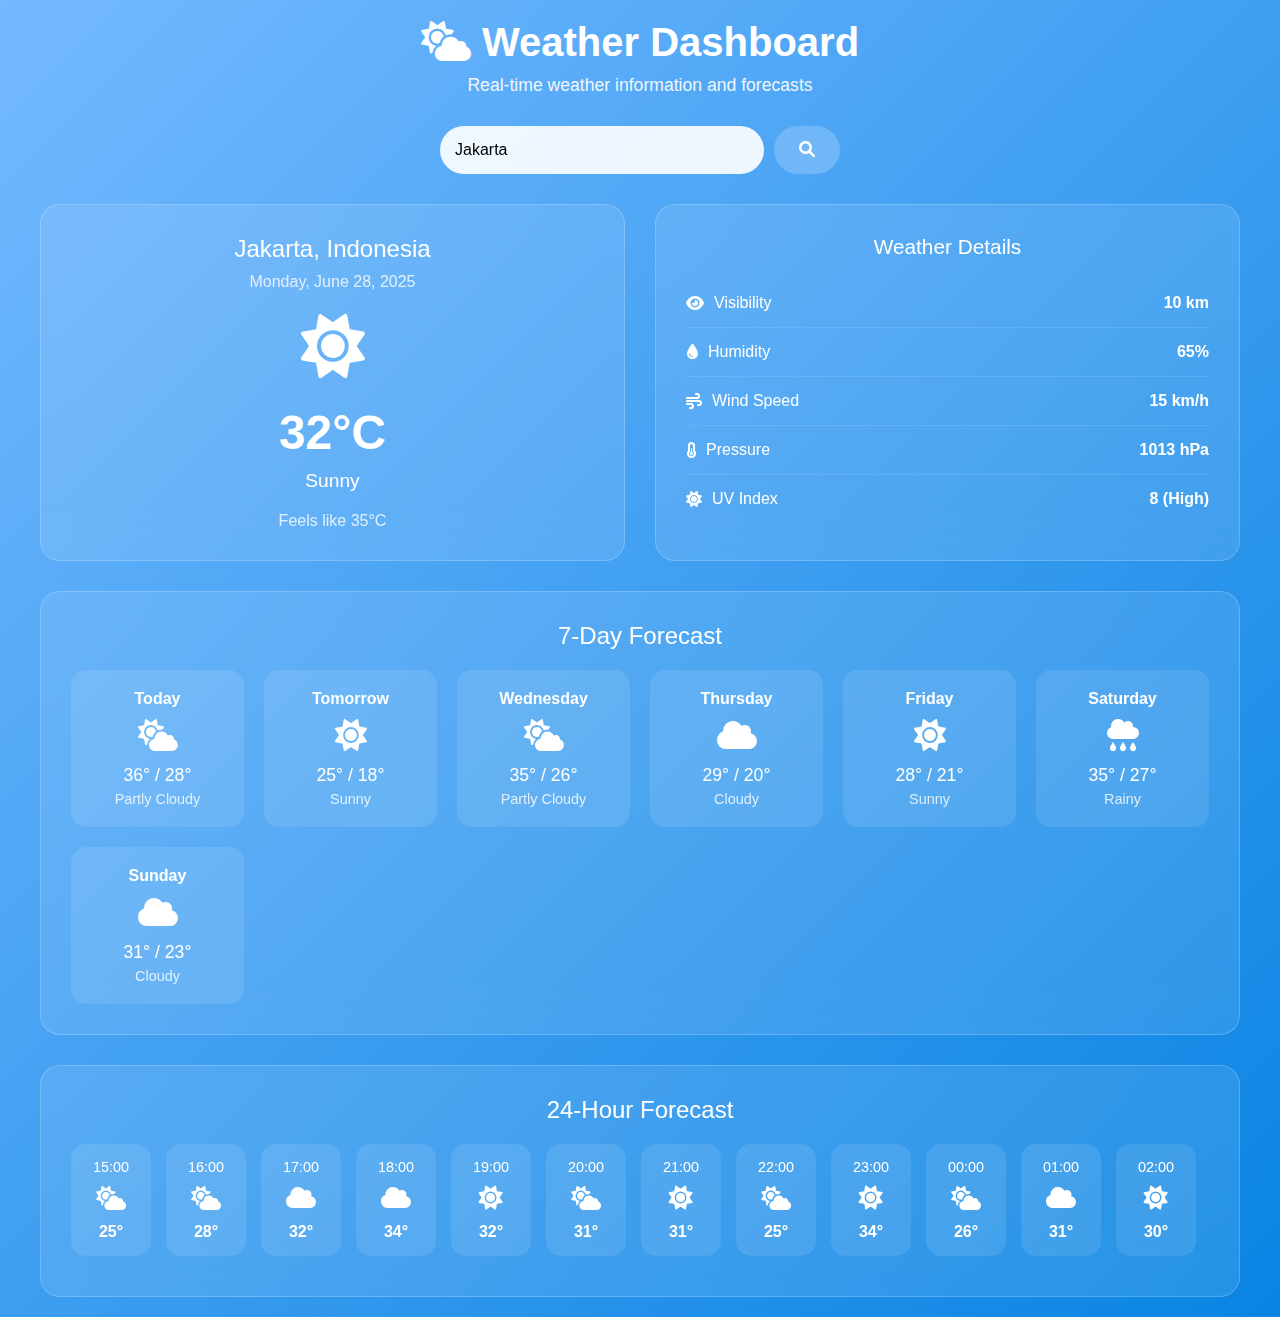
<file: todolist/weather.html>
<!DOCTYPE html>
<html lang="id">
  <head>
    <meta charset="UTF-8" />
    <meta name="viewport" content="width=device-width, initial-scale=1.0" />
    <title>:: Weather || Portfolio ::</title>
    <style>
      * {
        margin: 0;
        padding: 0;
        box-sizing: border-box;
      }

      body {
        font-family: "Segoe UI", Tahoma, Geneva, Verdana, sans-serif;
        background: linear-gradient(135deg, #74b9ff 0%, #0984e3 100%);
        min-height: 100vh;
        padding: 20px;
      }

      .container {
        max-width: 1200px;
        margin: 0 auto;
      }

      .header {
        text-align: center;
        margin-bottom: 30px;
        color: white;
      }

      .header h1 {
        font-size: 2.5rem;
        margin-bottom: 10px;
      }

      .header p {
        font-size: 1.1rem;
        opacity: 0.9;
      }

      .search-section {
        display: flex;
        justify-content: center;
        margin-bottom: 30px;
      }

      .search-container {
        display: flex;
        gap: 10px;
        max-width: 400px;
        width: 100%;
      }

      .search-input {
        flex: 1;
        padding: 15px;
        border: none;
        border-radius: 25px;
        font-size: 16px;
        outline: none;
        background: rgba(255, 255, 255, 0.9);
        backdrop-filter: blur(10px);
      }

      .search-btn {
        padding: 15px 25px;
        background: rgba(255, 255, 255, 0.2);
        color: white;
        border: none;
        border-radius: 25px;
        cursor: pointer;
        font-size: 16px;
        transition: all 0.3s;
        backdrop-filter: blur(10px);
      }

      .search-btn:hover {
        background: rgba(255, 255, 255, 0.3);
      }

      .weather-main {
        display: grid;
        grid-template-columns: 1fr 1fr;
        gap: 30px;
        margin-bottom: 30px;
      }

      .current-weather {
        background: rgba(255, 255, 255, 0.1);
        backdrop-filter: blur(20px);
        border-radius: 20px;
        padding: 30px;
        text-align: center;
        color: white;
        border: 1px solid rgba(255, 255, 255, 0.2);
      }

      .location {
        font-size: 1.5rem;
        margin-bottom: 10px;
      }

      .date-time {
        font-size: 1rem;
        opacity: 0.8;
        margin-bottom: 20px;
      }

      .weather-icon {
        font-size: 4rem;
        margin-bottom: 20px;
      }

      .temperature {
        font-size: 3rem;
        font-weight: bold;
        margin-bottom: 10px;
      }

      .description {
        font-size: 1.2rem;
        text-transform: capitalize;
        margin-bottom: 20px;
      }

      .feels-like {
        font-size: 1rem;
        opacity: 0.8;
      }

      .weather-details {
        background: rgba(255, 255, 255, 0.1);
        backdrop-filter: blur(20px);
        border-radius: 20px;
        padding: 30px;
        color: white;
        border: 1px solid rgba(255, 255, 255, 0.2);
      }

      .details-title {
        font-size: 1.3rem;
        margin-bottom: 20px;
        text-align: center;
      }

      .detail-item {
        display: flex;
        justify-content: space-between;
        align-items: center;
        padding: 15px 0;
        border-bottom: 1px solid rgba(255, 255, 255, 0.1);
      }

      .detail-item:last-child {
        border-bottom: none;
      }

      .detail-label {
        display: flex;
        align-items: center;
        gap: 10px;
      }

      .detail-value {
        font-weight: bold;
      }

      .forecast-section {
        background: rgba(255, 255, 255, 0.1);
        backdrop-filter: blur(20px);
        border-radius: 20px;
        padding: 30px;
        color: white;
        border: 1px solid rgba(255, 255, 255, 0.2);
        margin-bottom: 30px;
      }

      .forecast-title {
        font-size: 1.5rem;
        margin-bottom: 20px;
        text-align: center;
      }

      .forecast-grid {
        display: grid;
        grid-template-columns: repeat(auto-fit, minmax(150px, 1fr));
        gap: 20px;
      }

      .forecast-item {
        background: rgba(255, 255, 255, 0.1);
        border-radius: 15px;
        padding: 20px;
        text-align: center;
        transition: transform 0.3s;
      }

      .forecast-item:hover {
        transform: translateY(-5px);
      }

      .forecast-day {
        font-weight: bold;
        margin-bottom: 10px;
      }

      .forecast-icon {
        font-size: 2rem;
        margin-bottom: 10px;
      }

      .forecast-temp {
        font-size: 1.1rem;
        margin-bottom: 5px;
      }

      .forecast-desc {
        font-size: 0.9rem;
        opacity: 0.8;
      }

      .hourly-forecast {
        background: rgba(255, 255, 255, 0.1);
        backdrop-filter: blur(20px);
        border-radius: 20px;
        padding: 30px;
        color: white;
        border: 1px solid rgba(255, 255, 255, 0.2);
      }

      .hourly-title {
        font-size: 1.5rem;
        margin-bottom: 20px;
        text-align: center;
      }

      .hourly-grid {
        display: flex;
        gap: 15px;
        overflow-x: auto;
        padding-bottom: 10px;
      }

      .hourly-item {
        background: rgba(255, 255, 255, 0.1);
        border-radius: 15px;
        padding: 15px;
        text-align: center;
        min-width: 80px;
        flex-shrink: 0;
      }

      .hourly-time {
        font-size: 0.9rem;
        margin-bottom: 10px;
      }

      .hourly-icon {
        font-size: 1.5rem;
        margin-bottom: 10px;
      }

      .hourly-temp {
        font-size: 1rem;
        font-weight: bold;
      }

      .loading {
        text-align: center;
        color: white;
        font-size: 1.2rem;
        margin: 50px 0;
      }

      .error {
        background: rgba(255, 0, 0, 0.1);
        border: 1px solid rgba(255, 0, 0, 0.3);
        color: white;
        padding: 15px;
        border-radius: 10px;
        text-align: center;
        margin: 20px 0;
      }

      @media (max-width: 768px) {
        .weather-main {
          grid-template-columns: 1fr;
        }

        .container {
          padding: 0 10px;
        }

        .header h1 {
          font-size: 2rem;
        }

        .temperature {
          font-size: 2.5rem;
        }
      }
    </style>
    <link href="https://cdnjs.cloudflare.com/ajax/libs/font-awesome/6.0.0/css/all.min.css" rel="stylesheet" />
  </head>
  <body>
    <div class="container">
      <div class="header">
        <h1><i class="fas fa-cloud-sun"></i> Weather Dashboard</h1>
        <p>Real-time weather information and forecasts</p>
      </div>

      <div class="search-section">
        <div class="search-container">
          <input type="text" class="search-input" id="cityInput" placeholder="Enter city name..." value="Jakarta" />
          <button class="search-btn" onclick="getWeather()">
            <i class="fas fa-search"></i>
          </button>
        </div>
      </div>

      <div id="weatherContent">
        <div class="weather-main">
          <div class="current-weather">
            <div class="location" id="location">Jakarta, Indonesia</div>
            <div class="date-time" id="dateTime">Monday, June 28, 2025</div>
            <div class="weather-icon" id="weatherIcon">
              <i class="fas fa-sun"></i>
            </div>
            <div class="temperature" id="temperature">32°C</div>
            <div class="description" id="description">Sunny</div>
            <div class="feels-like" id="feelsLike">Feels like 35°C</div>
          </div>

          <div class="weather-details">
            <div class="details-title">Weather Details</div>
            <div class="detail-item">
              <div class="detail-label">
                <i class="fas fa-eye"></i>
                <span>Visibility</span>
              </div>
              <div class="detail-value" id="visibility">10 km</div>
            </div>
            <div class="detail-item">
              <div class="detail-label">
                <i class="fas fa-tint"></i>
                <span>Humidity</span>
              </div>
              <div class="detail-value" id="humidity">65%</div>
            </div>
            <div class="detail-item">
              <div class="detail-label">
                <i class="fas fa-wind"></i>
                <span>Wind Speed</span>
              </div>
              <div class="detail-value" id="windSpeed">15 km/h</div>
            </div>
            <div class="detail-item">
              <div class="detail-label">
                <i class="fas fa-thermometer-half"></i>
                <span>Pressure</span>
              </div>
              <div class="detail-value" id="pressure">1013 hPa</div>
            </div>
            <div class="detail-item">
              <div class="detail-label">
                <i class="fas fa-sun"></i>
                <span>UV Index</span>
              </div>
              <div class="detail-value" id="uvIndex">8 (High)</div>
            </div>
          </div>
        </div>

        <div class="forecast-section">
          <div class="forecast-title">7-Day Forecast</div>
          <div class="forecast-grid" id="forecastGrid">
            <!-- Forecast items will be generated here -->
          </div>
        </div>

        <div class="hourly-forecast">
          <div class="hourly-title">24-Hour Forecast</div>
          <div class="hourly-grid" id="hourlyGrid">
            <!-- Hourly items will be generated here -->
          </div>
        </div>
      </div>
    </div>

    <script>
      // Mock weather data since we can't use real API
      const mockWeatherData = {
        Jakarta: {
          location: "Jakarta, Indonesia",
          temperature: 32,
          description: "Partly Cloudy",
          feelsLike: 35,
          humidity: 65,
          windSpeed: 15,
          pressure: 1013,
          visibility: 10,
          uvIndex: 8,
          icon: "fas fa-cloud-sun",
        },
        Bandung: {
          location: "Bandung, Indonesia",
          temperature: 28,
          description: "Cloudy",
          feelsLike: 30,
          humidity: 70,
          windSpeed: 12,
          pressure: 1015,
          visibility: 8,
          uvIndex: 6,
          icon: "fas fa-cloud",
        },
        Surabaya: {
          location: "Surabaya, Indonesia",
          temperature: 34,
          description: "Sunny",
          feelsLike: 37,
          humidity: 60,
          windSpeed: 18,
          pressure: 1011,
          visibility: 12,
          uvIndex: 9,
          icon: "fas fa-sun",
        },
      };

      const weatherIcons = {
        sunny: "fas fa-sun",
        cloudy: "fas fa-cloud",
        "partly cloudy": "fas fa-cloud-sun",
        rainy: "fas fa-cloud-rain",
        stormy: "fas fa-bolt",
        snowy: "fas fa-snowflake",
      };

      function getWeather() {
        const cityInput = document.getElementById("cityInput");
        const city = cityInput.value.trim();

        if (!city) {
          showError("Please enter a city name");
          return;
        }

        showLoading();

        // Simulate API delay
        setTimeout(() => {
          const weatherData = mockWeatherData[city] || generateRandomWeather(city);
          displayWeather(weatherData);
          generateForecast();
          generateHourlyForecast();
        }, 1000);
      }

      function generateRandomWeather(city) {
        const conditions = ["Sunny", "Cloudy", "Partly Cloudy", "Rainy"];
        const condition = conditions[Math.floor(Math.random() * conditions.length)];
        const temp = Math.floor(Math.random() * 20) + 20; // 20-40°C

        return {
          location: `${city}, Indonesia`,
          temperature: temp,
          description: condition,
          feelsLike: temp + Math.floor(Math.random() * 5),
          humidity: Math.floor(Math.random() * 40) + 40, // 40-80%
          windSpeed: Math.floor(Math.random() * 20) + 5, // 5-25 km/h
          pressure: Math.floor(Math.random() * 30) + 1000, // 1000-1030 hPa
          visibility: Math.floor(Math.random() * 10) + 5, // 5-15 km
          uvIndex: Math.floor(Math.random() * 10) + 1, // 1-10
          icon: weatherIcons[condition.toLowerCase()] || "fas fa-sun",
        };
      }

      function displayWeather(data) {
        // Check if elements exist before trying to modify them
        const elements = {
          location: document.getElementById("location"),
          dateTime: document.getElementById("dateTime"),
          weatherIcon: document.getElementById("weatherIcon"),
          temperature: document.getElementById("temperature"),
          description: document.getElementById("description"),
          feelsLike: document.getElementById("feelsLike"),
          visibility: document.getElementById("visibility"),
          humidity: document.getElementById("humidity"),
          windSpeed: document.getElementById("windSpeed"),
          pressure: document.getElementById("pressure"),
          uvIndex: document.getElementById("uvIndex"),
        };

        // Only update elements that exist
        if (elements.location) elements.location.textContent = data.location;
        if (elements.dateTime) {
          elements.dateTime.textContent = new Date().toLocaleDateString("id-ID", {
            weekday: "long",
            year: "numeric",
            month: "long",
            day: "numeric",
          });
        }
        if (elements.weatherIcon) elements.weatherIcon.innerHTML = `<i class="${data.icon}"></i>`;
        if (elements.temperature) elements.temperature.textContent = `${data.temperature}°C`;
        if (elements.description) elements.description.textContent = data.description;
        if (elements.feelsLike) elements.feelsLike.textContent = `Feels like ${data.feelsLike}°C`;
        if (elements.visibility) elements.visibility.textContent = `${data.visibility} km`;
        if (elements.humidity) elements.humidity.textContent = `${data.humidity}%`;
        if (elements.windSpeed) elements.windSpeed.textContent = `${data.windSpeed} km/h`;
        if (elements.pressure) elements.pressure.textContent = `${data.pressure} hPa`;
        if (elements.uvIndex) elements.uvIndex.textContent = `${data.uvIndex} (${getUVLevel(data.uvIndex)})`;

        hideLoading();
      }

      function generateForecast() {
        const forecastGrid = document.getElementById("forecastGrid");
        if (!forecastGrid) return;

        const days = ["Today", "Tomorrow", "Wednesday", "Thursday", "Friday", "Saturday", "Sunday"];
        const conditions = ["Sunny", "Cloudy", "Partly Cloudy", "Rainy"];

        forecastGrid.innerHTML = "";

        for (let i = 0; i < 7; i++) {
          const condition = conditions[Math.floor(Math.random() * conditions.length)];
          const maxTemp = Math.floor(Math.random() * 15) + 25; // 25-40°C
          const minTemp = maxTemp - Math.floor(Math.random() * 8) - 3; // 3-10°C lower

          const forecastItem = document.createElement("div");
          forecastItem.className = "forecast-item";
          forecastItem.innerHTML = `
                    <div class="forecast-day">${days[i]}</div>
                    <div class="forecast-icon">
                        <i class="${weatherIcons[condition.toLowerCase()] || "fas fa-sun"}"></i>
                    </div>
                    <div class="forecast-temp">${maxTemp}° / ${minTemp}°</div>
                    <div class="forecast-desc">${condition}</div>
                `;

          forecastGrid.appendChild(forecastItem);
        }
      }

      function generateHourlyForecast() {
        const hourlyGrid = document.getElementById("hourlyGrid");
        if (!hourlyGrid) return;

        const conditions = ["Sunny", "Cloudy", "Partly Cloudy"];

        hourlyGrid.innerHTML = "";

        for (let i = 0; i < 24; i++) {
          const hour = new Date();
          hour.setHours(hour.getHours() + i);
          const condition = conditions[Math.floor(Math.random() * conditions.length)];
          const temp = Math.floor(Math.random() * 10) + 25; // 25-35°C

          const hourlyItem = document.createElement("div");
          hourlyItem.className = "hourly-item";
          hourlyItem.innerHTML = `
                    <div class="hourly-time">${hour.getHours().toString().padStart(2, "0")}:00</div>
                    <div class="hourly-icon">
                        <i class="${weatherIcons[condition.toLowerCase()] || "fas fa-sun"}"></i>
                    </div>
                    <div class="hourly-temp">${temp}°</div>
                `;

          hourlyGrid.appendChild(hourlyItem);
        }
      }

      function getUVLevel(uvIndex) {
        if (uvIndex <= 2) return "Low";
        if (uvIndex <= 5) return "Moderate";
        if (uvIndex <= 7) return "High";
        if (uvIndex <= 10) return "Very High";
        return "Extreme";
      }

      function showLoading() {
        const weatherContent = document.getElementById("weatherContent");
        if (weatherContent) {
          weatherContent.innerHTML = '<div class="loading"><i class="fas fa-spinner fa-spin"></i> Loading weather data...</div>';
        }
      }

      function hideLoading() {
        // Restore the original weather content structure
        const weatherContent = document.getElementById("weatherContent");
        if (weatherContent) {
          weatherContent.innerHTML = `
            <div class="weather-main">
              <div class="current-weather">
                <div class="location" id="location">Jakarta, Indonesia</div>
                <div class="date-time" id="dateTime">Monday, June 28, 2025</div>
                <div class="weather-icon" id="weatherIcon">
                  <i class="fas fa-sun"></i>
                </div>
                <div class="temperature" id="temperature">32°C</div>
                <div class="description" id="description">Sunny</div>
                <div class="feels-like" id="feelsLike">Feels like 35°C</div>
              </div>

              <div class="weather-details">
                <div class="details-title">Weather Details</div>
                <div class="detail-item">
                  <div class="detail-label">
                    <i class="fas fa-eye"></i>
                    <span>Visibility</span>
                  </div>
                  <div class="detail-value" id="visibility">10 km</div>
                </div>
                <div class="detail-item">
                  <div class="detail-label">
                    <i class="fas fa-tint"></i>
                    <span>Humidity</span>
                  </div>
                  <div class="detail-value" id="humidity">65%</div>
                </div>
                <div class="detail-item">
                  <div class="detail-label">
                    <i class="fas fa-wind"></i>
                    <span>Wind Speed</span>
                  </div>
                  <div class="detail-value" id="windSpeed">15 km/h</div>
                </div>
                <div class="detail-item">
                  <div class="detail-label">
                    <i class="fas fa-thermometer-half"></i>
                    <span>Pressure</span>
                  </div>
                  <div class="detail-value" id="pressure">1013 hPa</div>
                </div>
                <div class="detail-item">
                  <div class="detail-label">
                    <i class="fas fa-sun"></i>
                    <span>UV Index</span>
                  </div>
                  <div class="detail-value" id="uvIndex">8 (High)</div>
                </div>
              </div>
            </div>

            <div class="forecast-section">
              <div class="forecast-title">7-Day Forecast</div>
              <div class="forecast-grid" id="forecastGrid">
                <!-- Forecast items will be generated here -->
              </div>
            </div>

            <div class="hourly-forecast">
              <div class="hourly-title">24-Hour Forecast</div>
              <div class="hourly-grid" id="hourlyGrid">
                <!-- Hourly items will be generated here -->
              </div>
            </div>
          `;
        }
      }

      function showError(message) {
        const weatherContent = document.getElementById("weatherContent");
        if (weatherContent) {
          weatherContent.innerHTML = `<div class="error"><i class="fas fa-exclamation-triangle"></i> ${message}</div>`;
        }
      }

      // Initialize immediately when script loads
      function initWeatherApp() {
        // Enter key support
        const cityInput = document.getElementById("cityInput");
        if (cityInput) {
          cityInput.addEventListener("keypress", (e) => {
            if (e.key === "Enter") {
              getWeather();
            }
          });
        }

        // Initialize with default data immediately
        setTimeout(() => {
          const weatherData = mockWeatherData["Jakarta"] || generateRandomWeather("Jakarta");
          displayWeather(weatherData);
          generateForecast();
          generateHourlyForecast();
        }, 500);
      }

      // Run when DOM is loaded
      if (document.readyState === "loading") {
        document.addEventListener("DOMContentLoaded", initWeatherApp);
      } else {
        initWeatherApp();
      }
    </script>
  </body>
</html>
</file>
